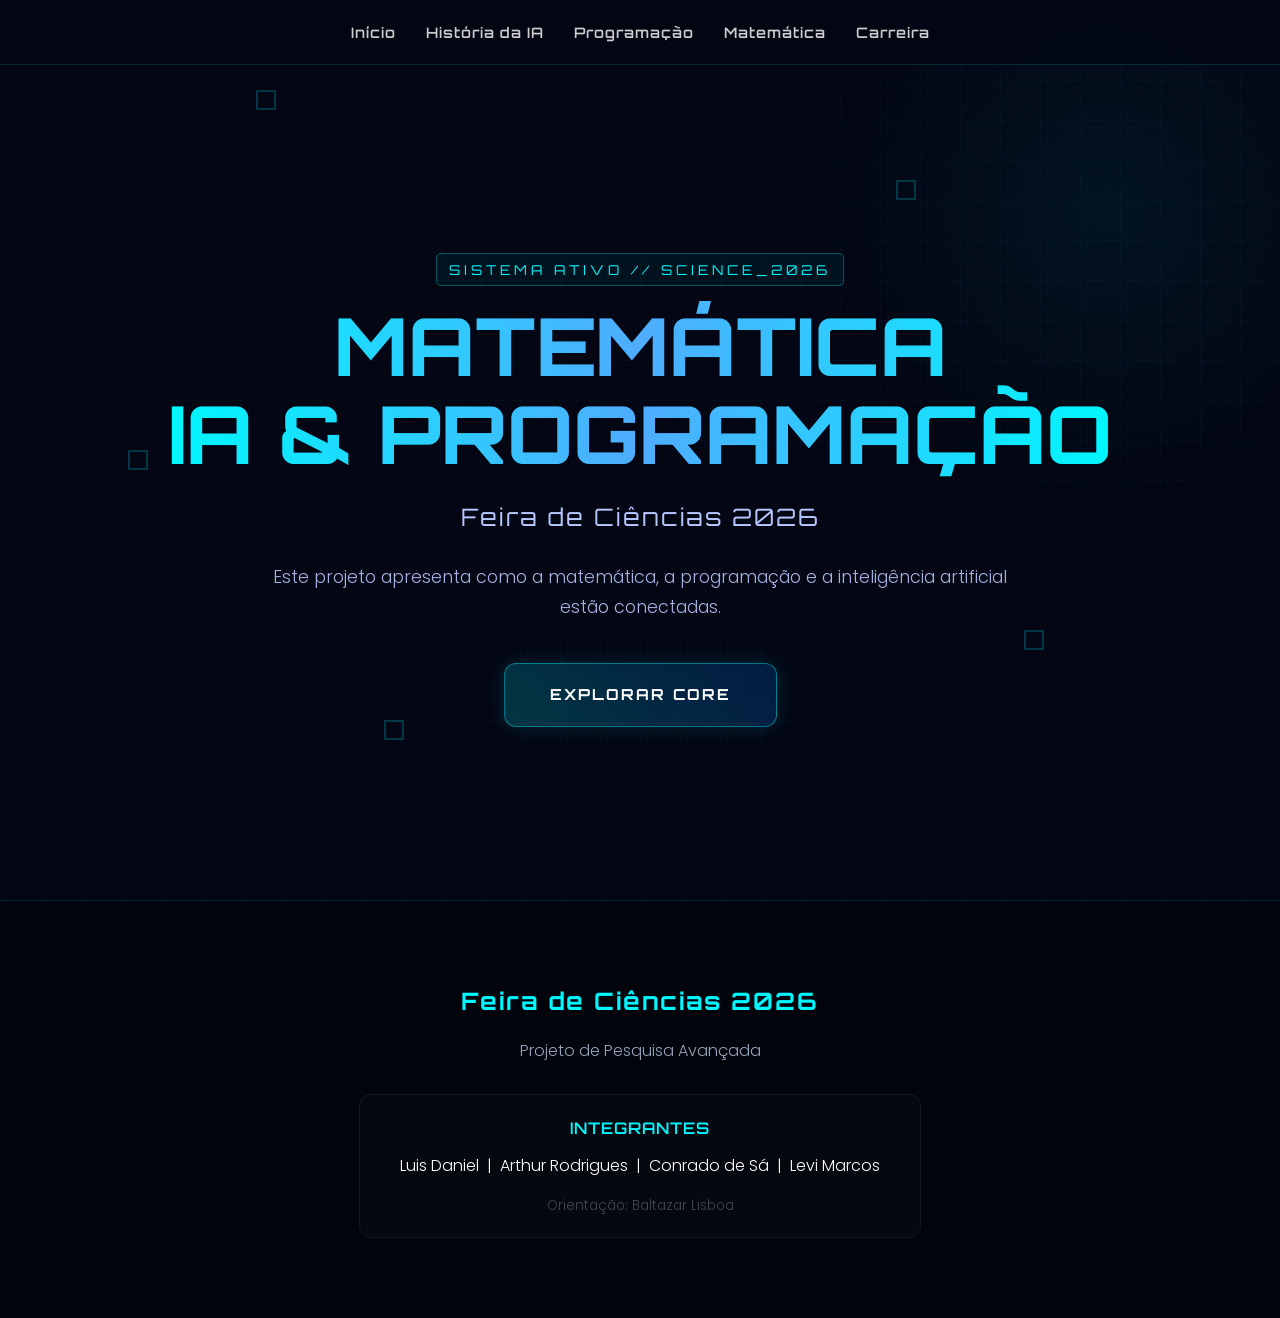
<file: index.html>
<!DOCTYPE html>
<html lang="pt-BR">

<head>
    <meta charset="UTF-8">
    <meta name="viewport" content="width=device-width, initial-scale=1.0">
    <meta name="description" content="Projeto de feira de ciências sobre como matemática, inteligência artificial e programação se conectam na tecnologia moderna.">
    <meta name="author" content="Luis Daniel, Arthur Rodrigues, Conrado de Sá e Levi Marcos">
    <meta name="robots" content="index, follow">
    <meta name="theme-color" content="#00f7ff">

    <meta property="og:title" content="Feira de Ciências | Matemática, IA e Programação">
    <meta property="og:description" content="Explore a conexão entre matemática, inteligência artificial e programação em um projeto futurista de feira de ciências.">
    <meta property="og:type" content="website">

    <title>Feira de Ciências | Matemática, IA e Programação</title>

    <link rel="manifest" href="manifest.json">
    <link rel="icon" type="image/svg+xml" href="assets/favicon.svg">

    <link rel="preconnect" href="https://fonts.googleapis.com">
    <link rel="preconnect" href="https://fonts.gstatic.com" crossorigin>
    <link href="https://fonts.googleapis.com/css2?family=Orbitron:wght@400;600;700;800&family=Poppins:wght@300;400;500;600;700&display=swap" rel="stylesheet">

    <link rel="stylesheet" href="https://cdnjs.cloudflare.com/ajax/libs/font-awesome/6.5.2/css/all.min.css">
    <link rel="stylesheet" href="css/style.css">

    <script src="js/script.js" defer></script>
</head>

<body data-page="home">

    <a class="skip-link" href="#conteudo-principal">Pular para o conteúdo</a>

    <div class="bg-animation" aria-hidden="true">
        <div class="cube"></div>
        <div class="cube"></div>
        <div class="cube"></div>
        <div class="cube"></div>
        <div class="cube"></div>
    </div>

    <div class="bg-glow" aria-hidden="true"></div>

    <header>
        <nav aria-label="Navegação principal">
            <a href="index.html">Início</a>
            <a href="ia.html">História da IA</a>
            <a href="programacao.html">Programação</a>
            <a href="matematica.html">Matemática</a>
            <a href="carreira.html">Carreira</a>
        </nav>
    </header>

    <main id="conteudo-principal">
        <section class="hero fade-in">
            <div class="hero-tag">SISTEMA ATIVO // SCIENCE_2026</div>
            <h1>MATEMÁTICA<br>IA & PROGRAMAÇÃO</h1>
            <h2>Feira de Ciências 2026</h2>
            <p>
                Este projeto apresenta como a matemática, a programação e a inteligência artificial estão conectadas.
            </p>
            <a href="ia.html" class="hero-btn">EXPLORAR CORE</a>
        </section>
    </main>

    <footer>
        <h2>Feira de Ciências 2026</h2>
        <p>Projeto de Pesquisa Avançada</p>

        <div class="integrantes-box">
            <p class="footer-label">INTEGRANTES</p>

            <p class="footer-names">
                Luis Daniel
                &nbsp;|&nbsp;

                <a href="doom.html" style="color: inherit; text-decoration: none;">
                    Arthur Rodrigues
                </a>

                &nbsp;|&nbsp;

                <a href="#" onclick="abrirMinecraft(); return false;" style="color: inherit; text-decoration: none;">
 	 Conrado de Sá
	</a>

                &nbsp;|&nbsp;

                Levi Marcos
            </p>

            <p class="footer-guide">
                Orientação: Baltazar Lisboa
            </p>
        </div>
    </footer>

    <!-- MINECRAFT OVERLAY -->
    <div id="minecraft-container"
         style="display:none; position:fixed; inset:0; z-index:9999; background:black;">

        <button onclick="fecharMinecraft()"
                style="position:absolute; top:10px; right:10px; z-index:10000; padding:10px;">
            Fechar
        </button>

        <iframe
            src="frontend/minecraft/index.html"
            style="width:100%; height:100%; border:none;">
        </iframe>

    </div>

    <!-- JS DO MINECRAFT -->
    <script>
        function abrirMinecraft() {
            document.getElementById("minecraft-container").style.display = "block";
        }

        function fecharMinecraft() {
            document.getElementById("minecraft-container").style.display = "none";
        }
    </script>

</body>
</html>
</file>
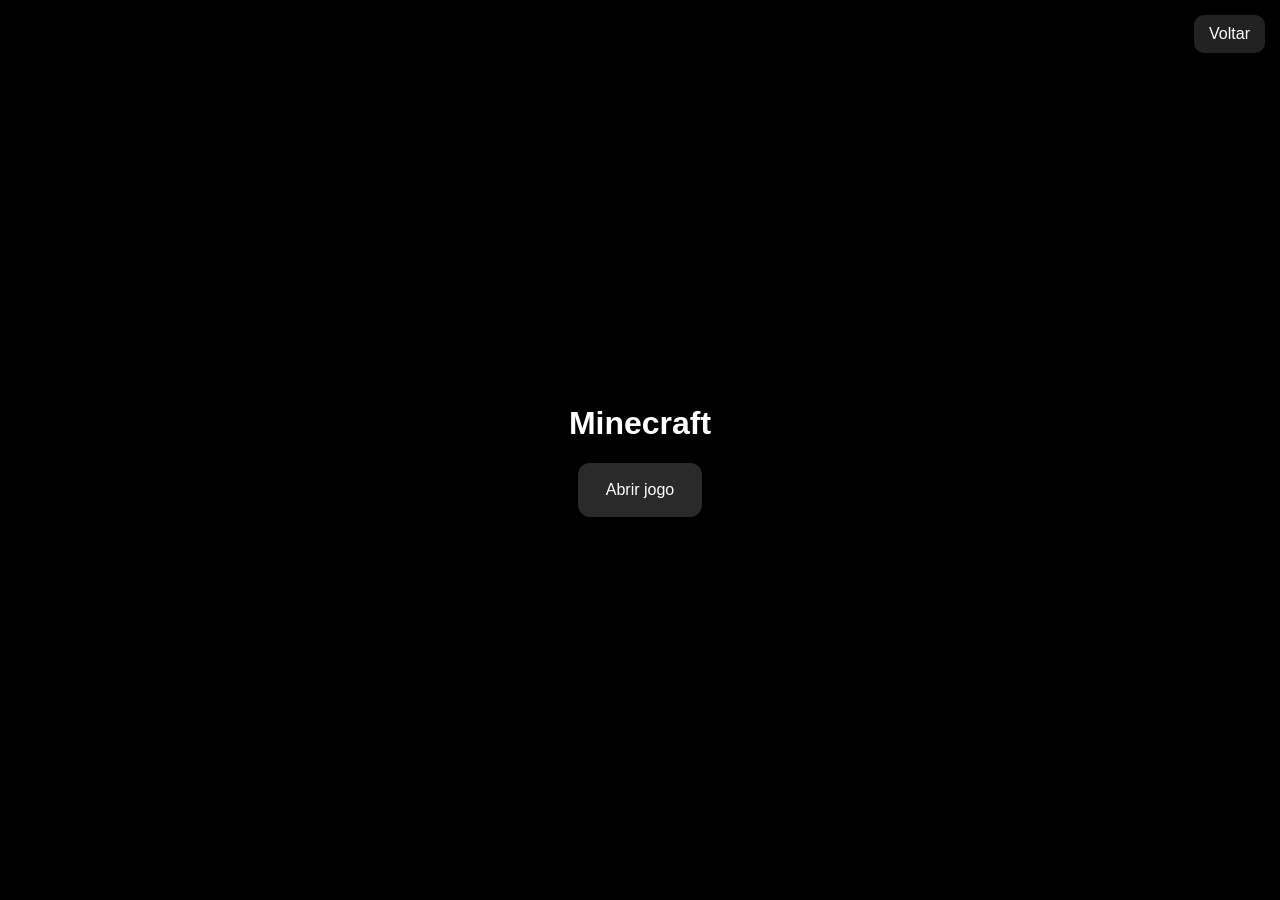
<file: frontend/minecraft/index.html>
<!DOCTYPE html>
<html lang="pt-BR">
<head>
  <meta charset="UTF-8">
  <title>Minecraft</title>

  <style>
    body{
      margin:0;
      background:black;
      color:white;
      font-family:Arial;
      display:flex;
      flex-direction:column;
      align-items:center;
      justify-content:center;
      height:100vh;
    }

    a{
      padding:18px 28px;
      background:#2a2a2a;
      color:white;
      border-radius:12px;
      text-decoration:none;
    }

    a:hover{
      background:#444;
    }

    .back{
      position:fixed;
      top:15px;
      right:15px;
      background:#222;
      color:white;
      padding:10px 15px;
      border-radius:10px;
      text-decoration:none;
    }
  </style>
</head>
<body>

<a class="back" href="../index.html">Voltar</a>

<h1>Minecraft</h1>

<!-- aqui você vai colocar o Eaglercraft LOCAL -->
<a href="eagler/index.html">
  Abrir jogo
</a>

</body>
</html>
</file>
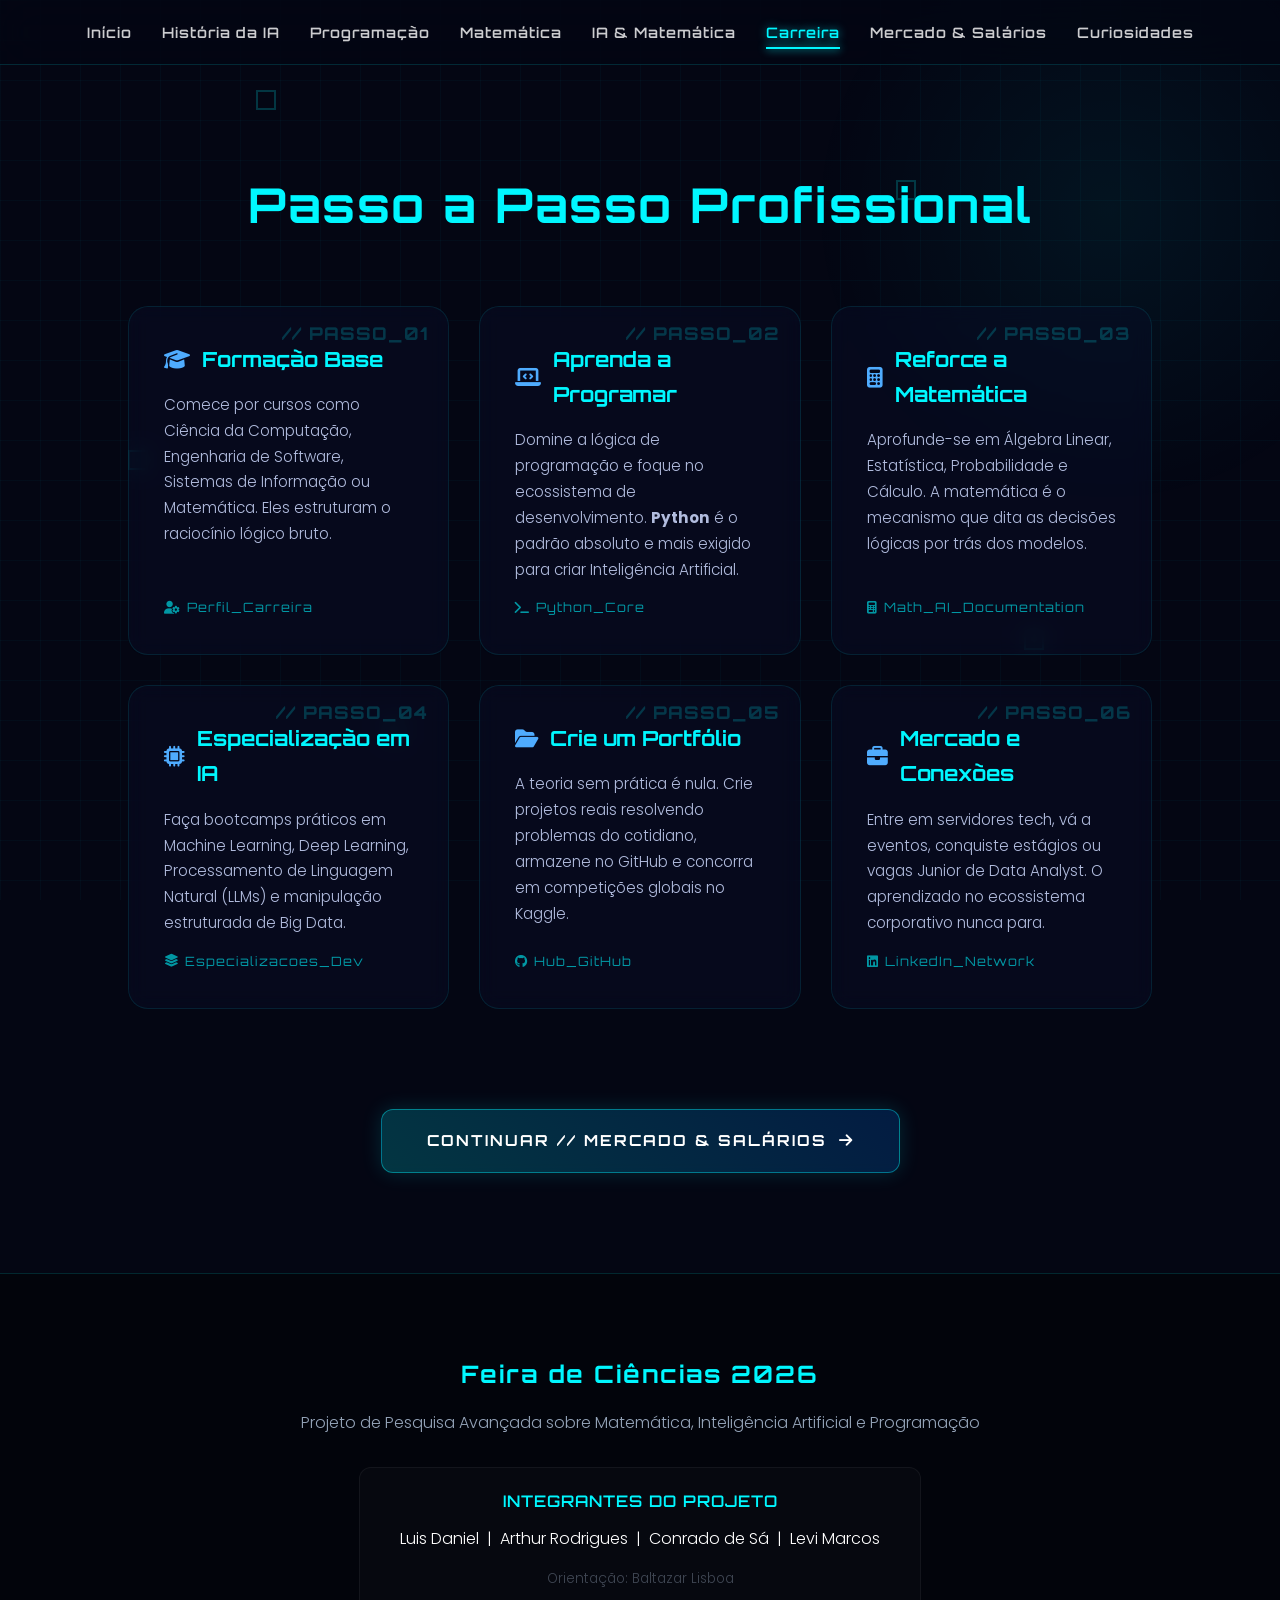
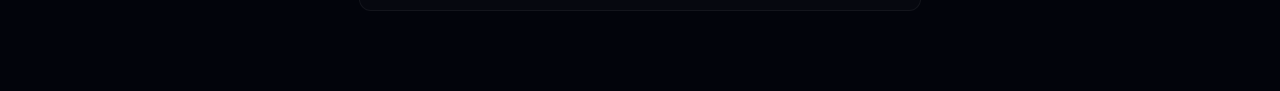
<file: carreira.html>
<!DOCTYPE html>
<html lang="pt-BR">

<head>
    <meta charset="UTF-8">
    <meta name="viewport" content="width=device-width, initial-scale=1.0">
    <meta name="description" content="Passo a passo profissional para construir carreira em tecnologia, programação, matemática e inteligência artificial.">
    <meta name="author" content="Luis Daniel, Arthur Rodrigues, Conrado de Sá e Levi Marcos">
    <meta name="robots" content="index, follow">
    <meta name="theme-color" content="#00f7ff">

    <meta property="og:title" content="Carreira | Feira de Ciências 2026">
    <meta property="og:description" content="Veja formação, programação, matemática, especialização em IA, portfólio e conexões profissionais.">
    <meta property="og:type" content="website">

    <title>Carreira | Feira de Ciências 2026</title>

    <link rel="manifest" href="manifest.json">
    <link rel="icon" type="image/svg+xml" href="assets/favicon.svg">
    <link rel="preconnect" href="https://fonts.googleapis.com">
    <link rel="preconnect" href="https://fonts.gstatic.com" crossorigin>
    <link href="https://fonts.googleapis.com/css2?family=Orbitron:wght@400;600;700;800&family=Poppins:wght@300;400;500;600;700&display=swap" rel="stylesheet">
    <link rel="stylesheet" href="https://cdnjs.cloudflare.com/ajax/libs/font-awesome/6.5.2/css/all.min.css">
    <link rel="stylesheet" href="css/style.css">

    <script src="js/script.js" defer></script>
</head>

<body class="content-page" data-page="carreira">
    <a class="skip-link" href="#conteudo-principal">Pular para o conteúdo</a>

    <div class="bg-animation" aria-hidden="true">
        <div class="cube"></div>
        <div class="cube"></div>
        <div class="cube"></div>
        <div class="cube"></div>
        <div class="cube"></div>
    </div>
    <div class="bg-glow" aria-hidden="true"></div>

    <header>
        <nav aria-label="Navegação principal">
            <a href="index.html" data-page="home">Início</a>
            <a href="ia.html" data-page="ia">História da IA</a>
            <a href="programacao.html" data-page="programacao">Programação</a>
            <a href="matematica.html" data-page="matematica">Matemática</a>
            <a href="ia.html#ia-programacao" data-page="ia-programacao">IA &amp; Matemática</a>
            <a href="carreira.html" data-page="carreira">Carreira</a>
            <a href="mercado.html" data-page="mercado">Mercado &amp; Salários</a>
            <a href="curiosidades.html" data-page="curiosidades">Curiosidades</a>
        </nav>
    </header>

    <main id="conteudo-principal">
        <section id="carreira" class="fade-in" aria-labelledby="titulo-carreira">
            <h1 id="titulo-carreira" class="section-title">Passo a Passo Profissional</h1>
            <div class="cards">
                <article class="card career-card" data-step="// PASSO_01">
                    <h3><i class="fa-solid fa-graduation-cap" aria-hidden="true"></i> Formação Base</h3>
                    <p>Comece por cursos como Ciência da Computação, Engenharia de Software, Sistemas de Informação ou Matemática. Eles estruturam o raciocínio lógico bruto.</p>
                    <a href="https://guiadoestudante.abril.com.br/profissoes/ciencia-da-computacao/" target="_blank" rel="noopener noreferrer" class="source-link"><i class="fa-solid fa-user-gear" aria-hidden="true"></i> Perfil_Carreira</a>
                </article>
                <article class="card career-card" data-step="// PASSO_02">
                    <h3><i class="fa-solid fa-laptop-code" aria-hidden="true"></i> Aprenda a Programar</h3>
                    <p>Domine a lógica de programação e foque no ecossistema de desenvolvimento. <strong>Python</strong> é o padrão absoluto e mais exigido para criar Inteligência Artificial.</p>
                    <a href="https://www.python.org/about/" target="_blank" rel="noopener noreferrer" class="source-link"><i class="fa-solid fa-terminal" aria-hidden="true"></i> Python_Core</a>
                </article>
                <article class="card career-card" data-step="// PASSO_03">
                    <h3><i class="fa-solid fa-calculator" aria-hidden="true"></i> Reforce a Matemática</h3>
                    <p>Aprofunde-se em Álgebra Linear, Estatística, Probabilidade e Cálculo. A matemática é o mecanismo que dita as decisões lógicas por trás dos modelos.</p>
                    <a href="https://towardsdatascience.com/mathematics-for-ai-all-the-essential-math-topics-you-need-ed1d9c6b8dc1" target="_blank" rel="noopener noreferrer" class="source-link"><i class="fa-solid fa-calculator" aria-hidden="true"></i> Math_AI_Documentation</a>
                </article>
                <article class="card career-card" data-step="// PASSO_04">
                    <h3><i class="fa-solid fa-microchip" aria-hidden="true"></i> Especialização em IA</h3>
                    <p>Faça bootcamps práticos em Machine Learning, Deep Learning, Processamento de Linguagem Natural (LLMs) e manipulação estruturada de Big Data.</p>
                    <a href="https://www.alura.com.br/cursos-online-data-science/machine-learning" target="_blank" rel="noopener noreferrer" class="source-link"><i class="fa-solid fa-layer-group" aria-hidden="true"></i> Especializacoes_Dev</a>
                </article>
                <article class="card career-card" data-step="// PASSO_05">
                    <h3><i class="fa-solid fa-folder-open" aria-hidden="true"></i> Crie um Portfólio</h3>
                    <p>A teoria sem prática é nula. Crie projetos reais resolvendo problemas do cotidiano, armazene no GitHub e concorra em competições globais no Kaggle.</p>
                    <a href="https://github.com/" target="_blank" rel="noopener noreferrer" class="source-link"><i class="fa-brands fa-github" aria-hidden="true"></i> Hub_GitHub</a>
                </article>
                <article class="card career-card" data-step="// PASSO_06">
                    <h3><i class="fa-solid fa-briefcase" aria-hidden="true"></i> Mercado e Conexões</h3>
                    <p>Entre em servidores tech, vá a eventos, conquiste estágios ou vagas Junior de Data Analyst. O aprendizado no ecossistema corporativo nunca para.</p>
                    <a href="https://www.linkedin.com/" target="_blank" rel="noopener noreferrer" class="source-link"><i class="fa-brands fa-linkedin" aria-hidden="true"></i> LinkedIn_Network</a>
                </article>
            </div>
        </section>

        <div class="continue-section fade-in">
            <a href="mercado.html" class="hero-btn continue-btn">CONTINUAR // MERCADO &amp; SALÁRIOS <i class="fa-solid fa-arrow-right" aria-hidden="true"></i></a>
        </div>
    </main>

    <footer>
        <h2>Feira de Ciências 2026</h2>
        <p>Projeto de Pesquisa Avançada sobre Matemática, Inteligência Artificial e Programação</p>

        <div class="integrantes-box">
            <p class="footer-label">INTEGRANTES DO PROJETO</p>
            <p class="footer-names">
                Luis Daniel &nbsp;|&nbsp; <a href="doom.html" aria-label="Abrir DOOM clássico" style="color: inherit; text-decoration: none;">Arthur Rodrigues</a> &nbsp;|&nbsp; Conrado de Sá &nbsp;|&nbsp; Levi Marcos
            </p>
            <p class="footer-guide">
                Orientação: Baltazar Lisboa
            </p>
        </div>
    </footer>
</body>

</html>
</file>
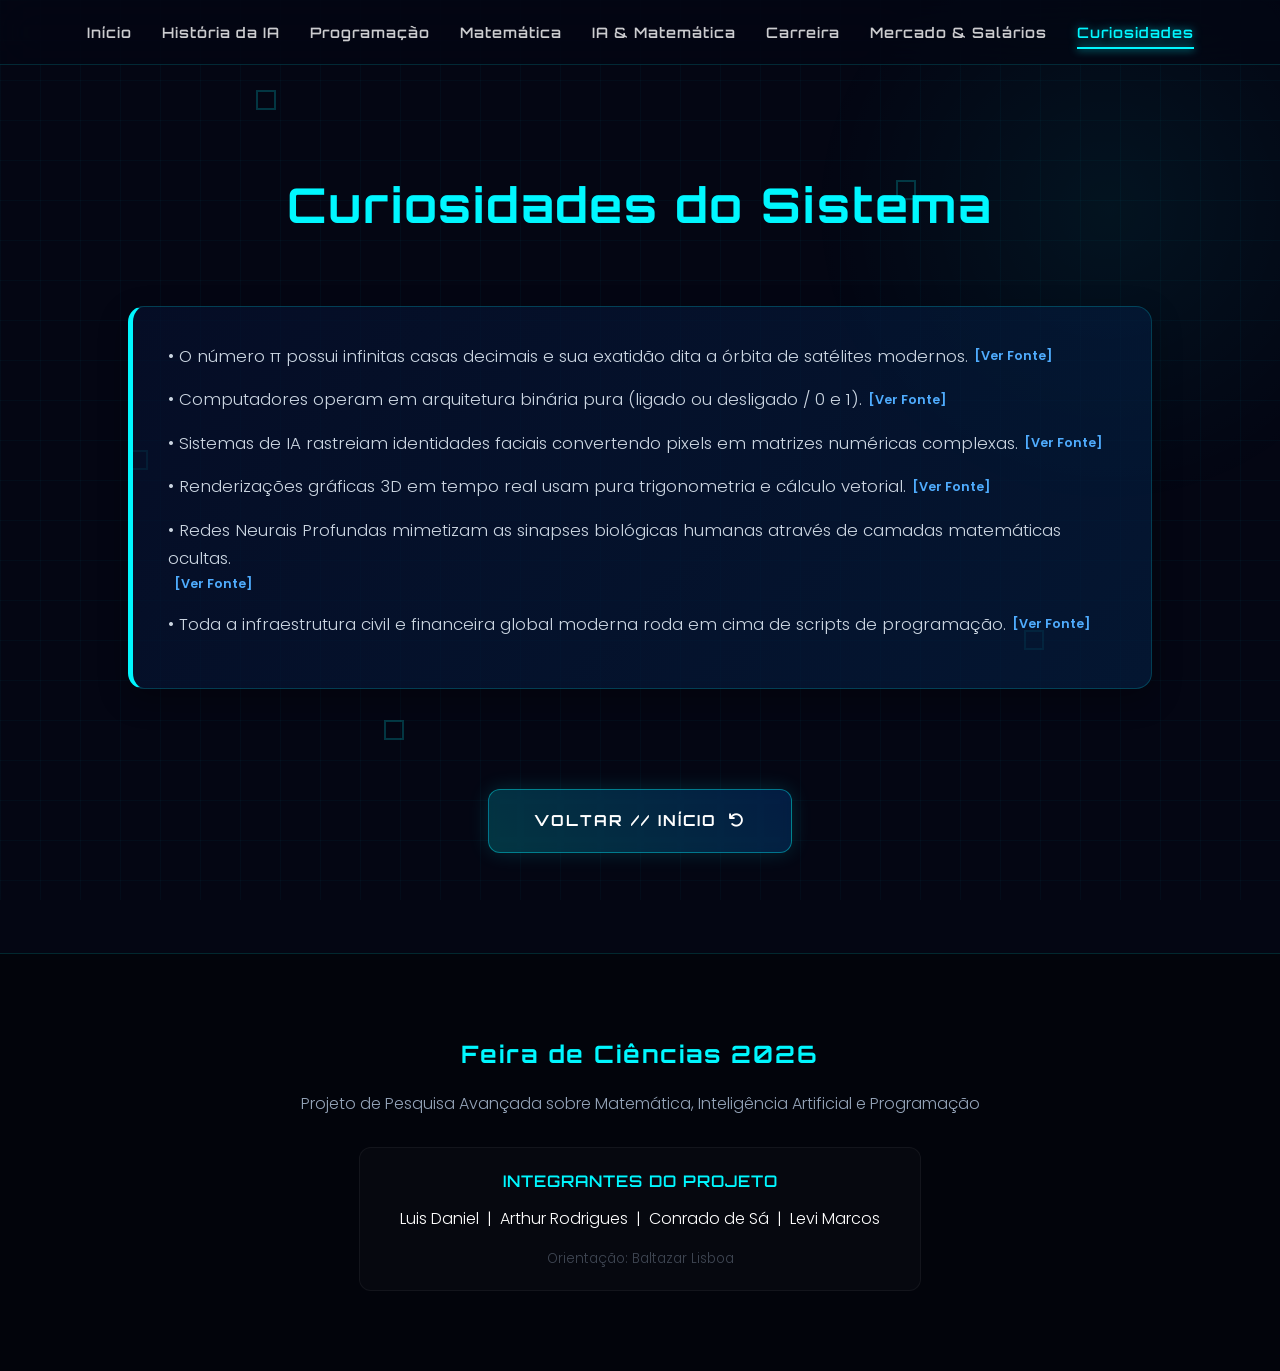
<file: curiosidades.html>
<!DOCTYPE html>
<html lang="pt-BR">

<head>
    <meta charset="UTF-8">
    <meta name="viewport" content="width=device-width, initial-scale=1.0">
    <meta name="description" content="Curiosidades sobre matemática, computadores, inteligência artificial, redes neurais, computação gráfica e programação.">
    <meta name="author" content="Luis Daniel, Arthur Rodrigues, Conrado de Sá e Levi Marcos">
    <meta name="robots" content="index, follow">
    <meta name="theme-color" content="#00f7ff">

    <meta property="og:title" content="Curiosidades | Feira de Ciências 2026">
    <meta property="og:description" content="Curiosidades do sistema sobre π, binário, reconhecimento facial, 3D, redes neurais e infraestrutura digital.">
    <meta property="og:type" content="website">

    <title>Curiosidades | Feira de Ciências 2026</title>

    <link rel="manifest" href="manifest.json">
    <link rel="icon" type="image/svg+xml" href="assets/favicon.svg">
    <link rel="preconnect" href="https://fonts.googleapis.com">
    <link rel="preconnect" href="https://fonts.gstatic.com" crossorigin>
    <link href="https://fonts.googleapis.com/css2?family=Orbitron:wght@400;600;700;800&family=Poppins:wght@300;400;500;600;700&display=swap" rel="stylesheet">
    <link rel="stylesheet" href="https://cdnjs.cloudflare.com/ajax/libs/font-awesome/6.5.2/css/all.min.css">
    <link rel="stylesheet" href="css/style.css">

    <script src="js/script.js" defer></script>
</head>

<body class="content-page" data-page="curiosidades">
    <a class="skip-link" href="#conteudo-principal">Pular para o conteúdo</a>

    <div class="bg-animation" aria-hidden="true">
        <div class="cube"></div>
        <div class="cube"></div>
        <div class="cube"></div>
        <div class="cube"></div>
        <div class="cube"></div>
    </div>
    <div class="bg-glow" aria-hidden="true"></div>

    <header>
        <nav aria-label="Navegação principal">
            <a href="index.html" data-page="home">Início</a>
            <a href="ia.html" data-page="ia">História da IA</a>
            <a href="programacao.html" data-page="programacao">Programação</a>
            <a href="matematica.html" data-page="matematica">Matemática</a>
            <a href="ia.html#ia-programacao" data-page="ia-programacao">IA &amp; Matemática</a>
            <a href="carreira.html" data-page="carreira">Carreira</a>
            <a href="mercado.html" data-page="mercado">Mercado &amp; Salários</a>
            <a href="curiosidades.html" data-page="curiosidades">Curiosidades</a>
        </nav>
    </header>

    <main id="conteudo-principal">
        <section id="curiosidades" class="fade-in" aria-labelledby="titulo-curiosidades">
            <h1 id="titulo-curiosidades" class="section-title">Curiosidades do Sistema</h1>
            <div class="fact-box">
                <p>• O número π possui infinitas casas decimais e sua exatidão dita a órbita de satélites modernos. <a href="https://pt.wikipedia.org/wiki/Pi" target="_blank" rel="noopener noreferrer" class="inline-source">[Ver Fonte]</a></p>
                <p>• Computadores operam em arquitetura binária pura (ligado ou desligado / 0 e 1). <a href="https://pt.wikipedia.org/wiki/Sistema_bin%C3%A1rio_(matem%C3%A1tica)" target="_blank" rel="noopener noreferrer" class="inline-source">[Ver Fonte]</a></p>
                <p>• Sistemas de IA rastreiam identidades faciais convertendo pixels em matrizes numéricas complexas. <a href="https://pt.wikipedia.org/wiki/Reconhecimento_facial" target="_blank" rel="noopener noreferrer" class="inline-source">[Ver Fonte]</a></p>
                <p>• Renderizações gráficas 3D em tempo real usam pura trigonometria e cálculo vetorial. <a href="https://pt.wikipedia.org/wiki/Computa%C3%A7%C3%A3o_gr%C3%A1fica_3D" target="_blank" rel="noopener noreferrer" class="inline-source">[Ver Fonte]</a></p>
                <p>• Redes Neurais Profundas mimetizam as sinapses biológicas humanas através de camadas matemáticas ocultas. <a href="https://pt.wikipedia.org/wiki/Rede_neural_artificial" target="_blank" rel="noopener noreferrer" class="inline-source">[Ver Fonte]</a></p>
                <p>• Toda a infraestrutura civil e financeira global moderna roda em cima de scripts de programação. <a href="https://www.ibm.com/br-pt/topics/software-development" target="_blank" rel="noopener noreferrer" class="inline-source">[Ver Fonte]</a></p>
            </div>
        </section>

        <div class="continue-section fade-in">
            <a href="index.html" class="hero-btn continue-btn">VOLTAR // INÍCIO <i class="fa-solid fa-arrow-rotate-left" aria-hidden="true"></i></a>
        </div>
    </main>

    <footer>
        <h2>Feira de Ciências 2026</h2>
        <p>Projeto de Pesquisa Avançada sobre Matemática, Inteligência Artificial e Programação</p>

        <div class="integrantes-box">
            <p class="footer-label">INTEGRANTES DO PROJETO</p>
            <p class="footer-names">
                Luis Daniel &nbsp;|&nbsp; <a href="doom.html" aria-label="Abrir DOOM clássico" style="color: inherit; text-decoration: none;">Arthur Rodrigues</a> &nbsp;|&nbsp; Conrado de Sá &nbsp;|&nbsp; Levi Marcos
            </p>
            <p class="footer-guide">
                Orientação: Baltazar Lisboa
            </p>
        </div>
    </footer>
</body>

</html>
</file>
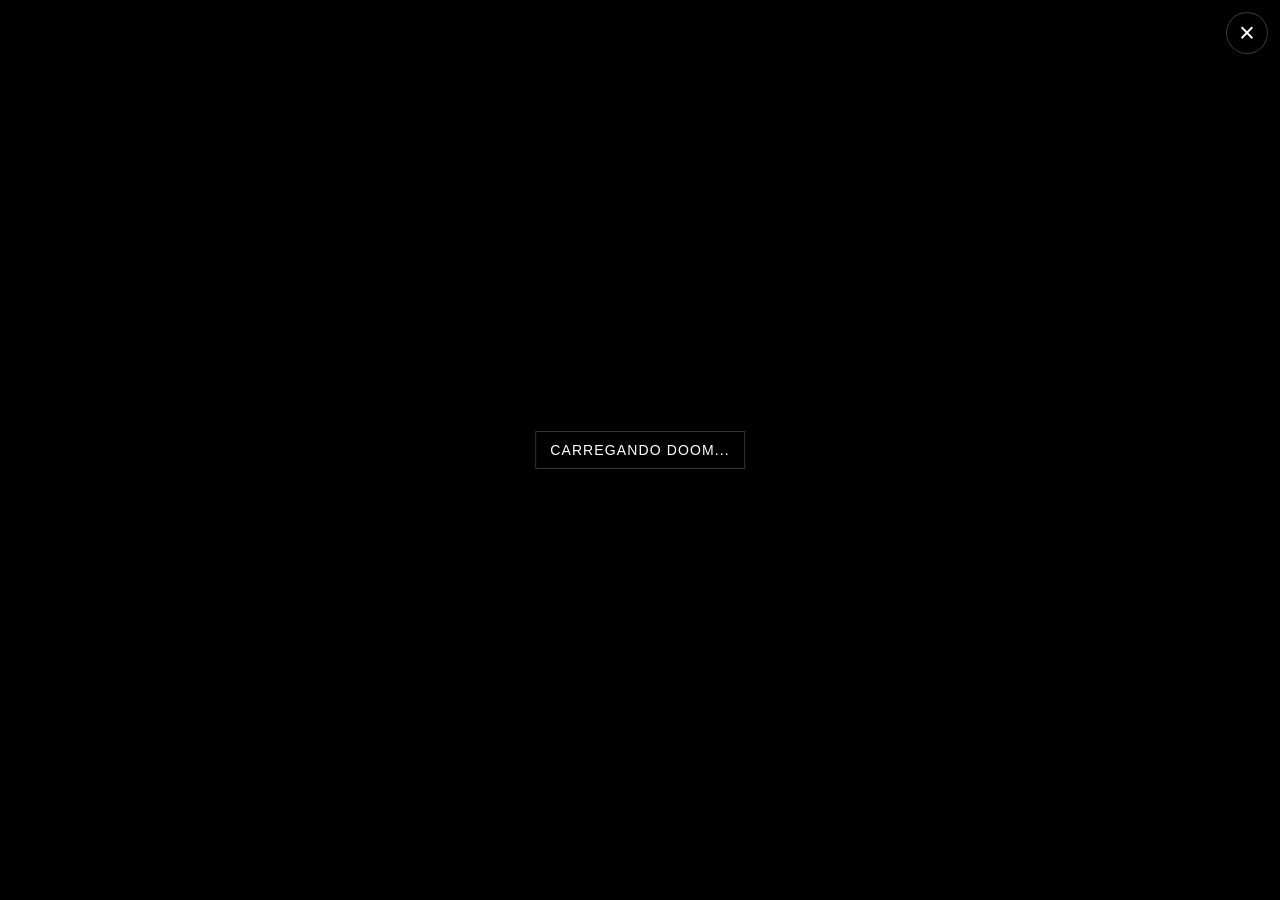
<file: doom.html>
<!DOCTYPE html>
<html lang="pt-BR">

<head>
    <meta charset="UTF-8">
    <meta name="viewport" content="width=device-width, initial-scale=1.0, maximum-scale=1.0, user-scalable=no, viewport-fit=cover">
    <meta name="robots" content="noindex, nofollow">
    <meta name="theme-color" content="#000000">

    <title>DOOM | Arthur Rodrigues</title>

    <link rel="icon" type="image/svg+xml" href="assets/favicon.svg">
    <link rel="stylesheet" href="https://v8.js-dos.com/latest/js-dos.css">
    <link rel="stylesheet" href="css/doom.css">

    <script src="https://js-dos.com/6.22/current/js-dos.js"></script>
    <script src="js/doom.js" defer></script>
</head>

<body>
    <main class="doom-shell" aria-label="DOOM clássico">
        <div id="dos" class="doom-screen"></div>

        <p id="doomStatus" class="doom-status" aria-live="polite">Carregando DOOM...</p>

        <button id="doomBack" class="doom-back" type="button" aria-label="Voltar ao site">×</button>

        <div id="doomStart" class="doom-start" hidden>
            <button id="doomStartButton" class="doom-start-button" type="button">JOGAR</button>
        </div>

        <div class="doom-touch-controls" aria-hidden="false">
            <div id="doomMoveStick" class="doom-stick" role="application" aria-label="Movimento">
                <div class="doom-stick-track">
                    <div class="doom-stick-thumb"></div>
                </div>
            </div>

            <div class="doom-actions">
                <button class="doom-action doom-action--fire" type="button" data-key="17" aria-label="Atirar">FIRE</button>
                <button class="doom-action" type="button" data-key="32" aria-label="Usar">USE</button>
                <button class="doom-action" type="button" data-key="16" aria-label="Correr">RUN</button>
            </div>
        </div>
    </main>
</body>

</html>
</file>
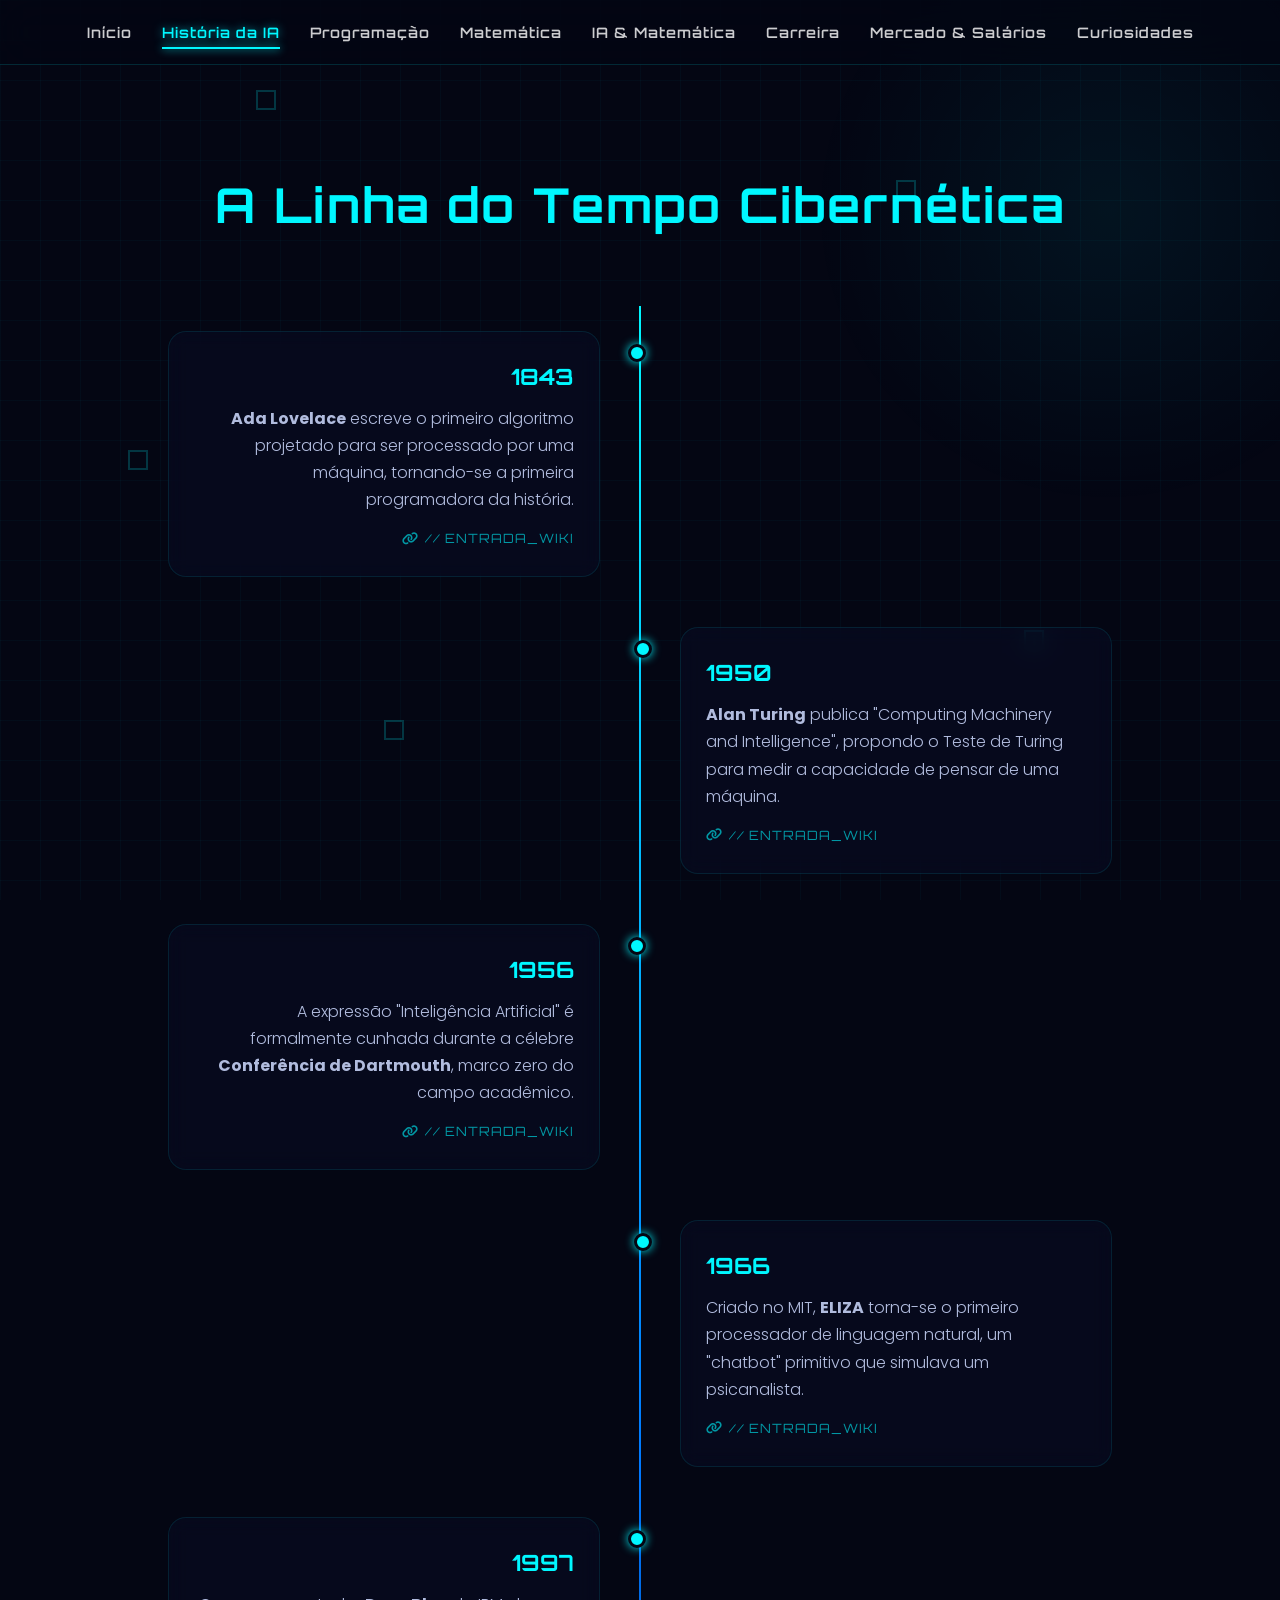
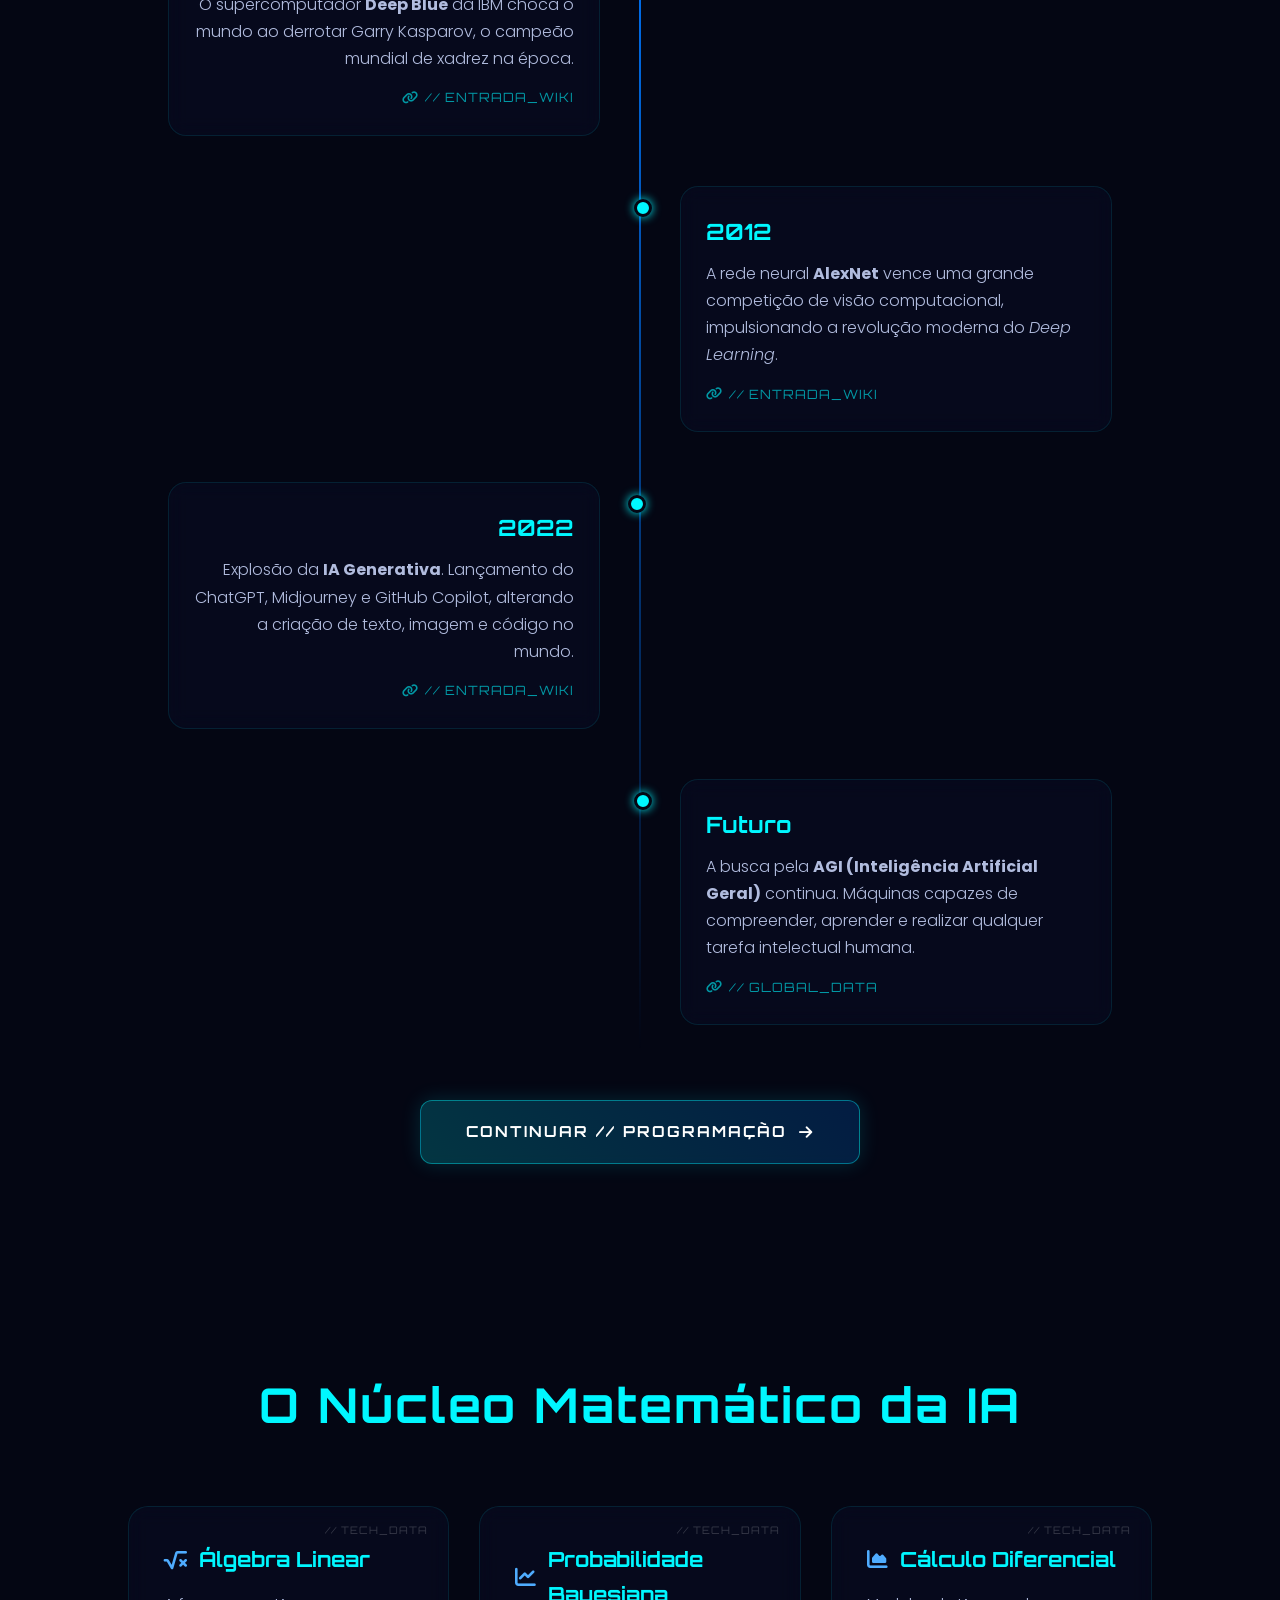
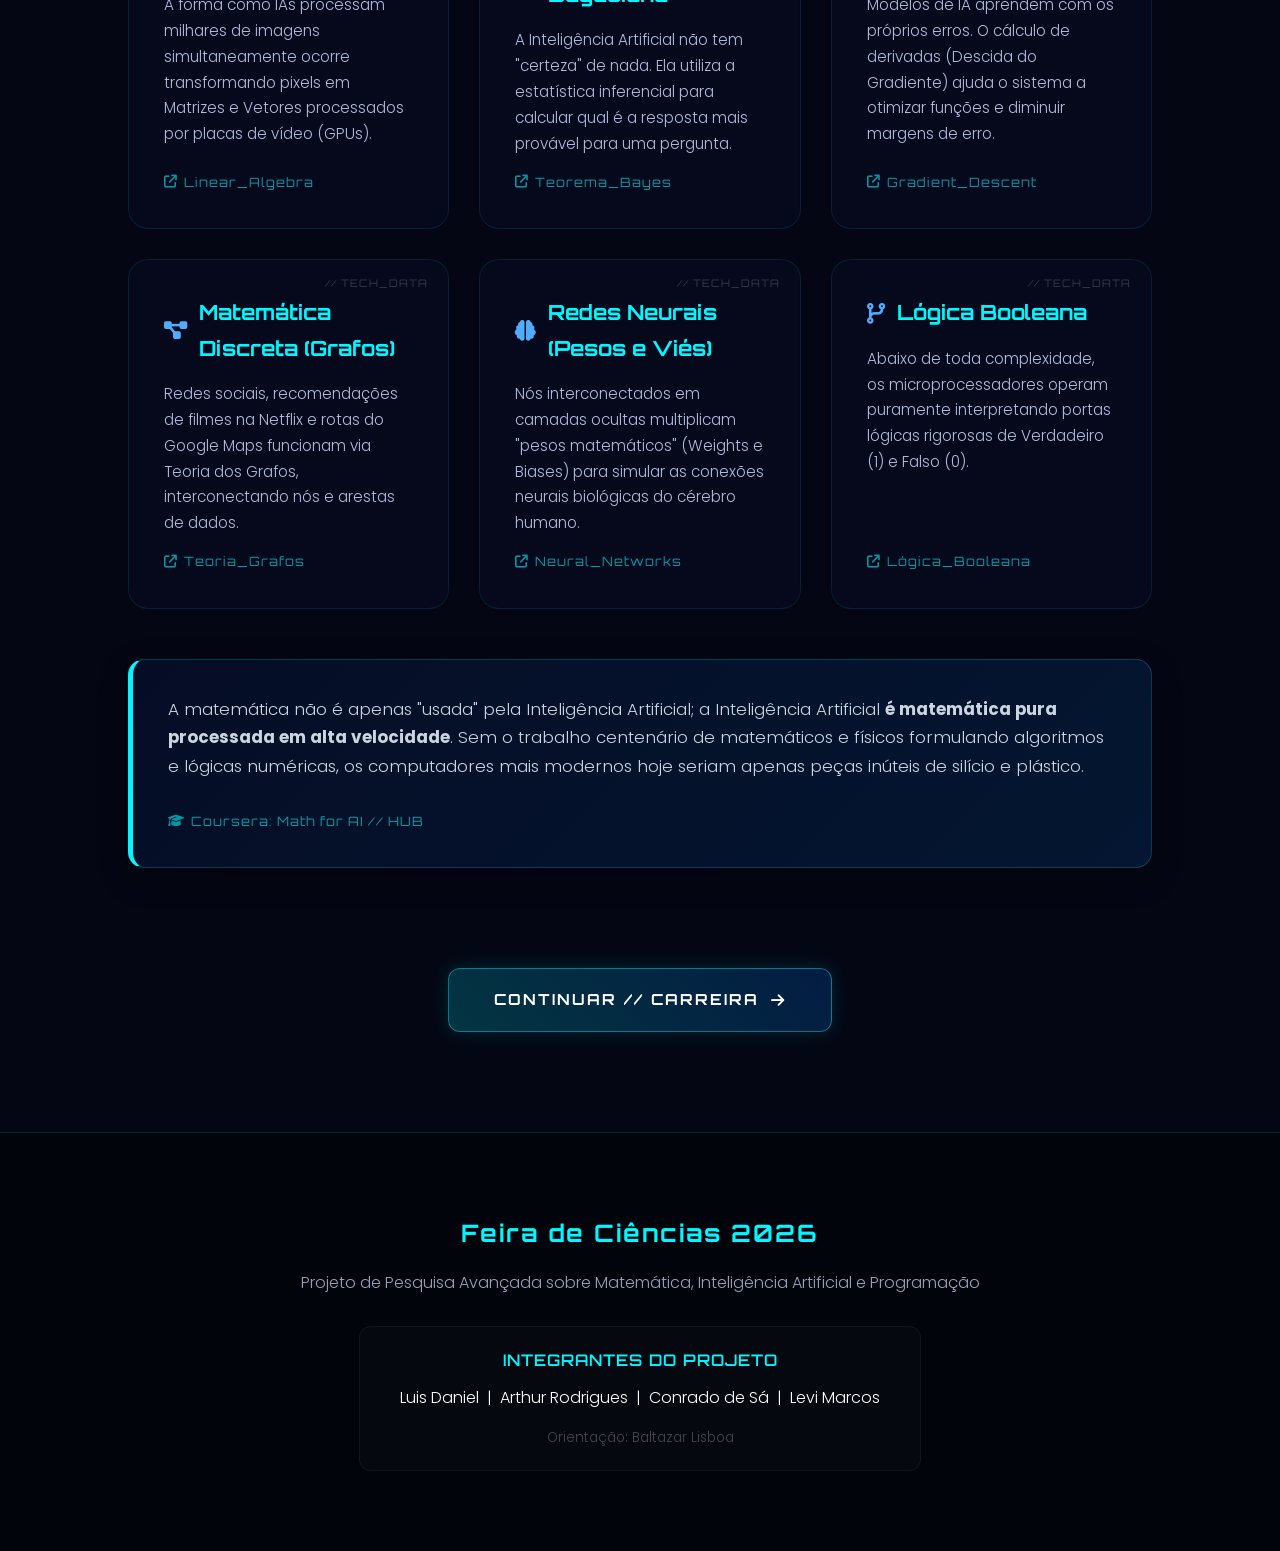
<file: ia.html>
<!DOCTYPE html>
<html lang="pt-BR">

<head>
    <meta charset="UTF-8">
    <meta name="viewport" content="width=device-width, initial-scale=1.0">
    <meta name="description" content="Linha do tempo da inteligência artificial e explicação do núcleo matemático usado por modelos de IA.">
    <meta name="author" content="Luis Daniel, Arthur Rodrigues, Conrado de Sá e Levi Marcos">
    <meta name="robots" content="index, follow">
    <meta name="theme-color" content="#00f7ff">

    <meta property="og:title" content="História da IA | Feira de Ciências 2026">
    <meta property="og:description" content="Conheça a evolução da inteligência artificial e a matemática por trás dos sistemas inteligentes.">
    <meta property="og:type" content="website">

    <title>História da IA | Feira de Ciências 2026</title>

    <link rel="manifest" href="manifest.json">
    <link rel="icon" type="image/svg+xml" href="assets/favicon.svg">
    <link rel="preconnect" href="https://fonts.googleapis.com">
    <link rel="preconnect" href="https://fonts.gstatic.com" crossorigin>
    <link href="https://fonts.googleapis.com/css2?family=Orbitron:wght@400;600;700;800&family=Poppins:wght@300;400;500;600;700&display=swap" rel="stylesheet">
    <link rel="stylesheet" href="https://cdnjs.cloudflare.com/ajax/libs/font-awesome/6.5.2/css/all.min.css">
    <link rel="stylesheet" href="css/style.css">

    <script src="js/script.js" defer></script>
</head>

<body class="content-page" data-page="ia">
    <a class="skip-link" href="#conteudo-principal">Pular para o conteúdo</a>

    <div class="bg-animation" aria-hidden="true">
        <div class="cube"></div>
        <div class="cube"></div>
        <div class="cube"></div>
        <div class="cube"></div>
        <div class="cube"></div>
    </div>
    <div class="bg-glow" aria-hidden="true"></div>

    <header>
        <nav aria-label="Navegação principal">
            <a href="index.html" data-page="home">Início</a>
            <a href="ia.html" data-page="ia">História da IA</a>
            <a href="programacao.html" data-page="programacao">Programação</a>
            <a href="matematica.html" data-page="matematica">Matemática</a>
            <a href="ia.html#ia-programacao" data-page="ia-programacao">IA & Matemática</a>
            <a href="carreira.html" data-page="carreira">Carreira</a>
            <a href="mercado.html" data-page="mercado">Mercado & Salários</a>
            <a href="curiosidades.html" data-page="curiosidades">Curiosidades</a>
        </nav>
    </header>

    <main id="conteudo-principal">
        <section id="historia-ia" class="fade-in" aria-labelledby="titulo-historia-ia">
            <h1 id="titulo-historia-ia" class="section-title">A Linha do Tempo Cibernética</h1>
            <div class="timeline">
                <article class="timeline-item">
                    <div class="timeline-content">
                        <h2>1843</h2>
                        <p><strong>Ada Lovelace</strong> escreve o primeiro algoritmo projetado para ser processado por uma máquina, tornando-se a primeira programadora da história.</p>
                        <a href="https://pt.wikipedia.org/wiki/Ada_Lovelace" target="_blank" rel="noopener noreferrer" class="source-link"><i class="fa-solid fa-link" aria-hidden="true"></i> // ENTRADA_WIKI</a>
                    </div>
                </article>
                <article class="timeline-item">
                    <div class="timeline-content">
                        <h2>1950</h2>
                        <p><strong>Alan Turing</strong> publica "Computing Machinery and Intelligence", propondo o Teste de Turing para medir a capacidade de pensar de uma máquina.</p>
                        <a href="https://pt.wikipedia.org/wiki/Teste_de_Turing" target="_blank" rel="noopener noreferrer" class="source-link"><i class="fa-solid fa-link" aria-hidden="true"></i> // ENTRADA_WIKI</a>
                    </div>
                </article>
                <article class="timeline-item">
                    <div class="timeline-content">
                        <h2>1956</h2>
                        <p>A expressão "Inteligência Artificial" é formalmente cunhada durante a célebre <strong>Conferência de Dartmouth</strong>, marco zero do campo acadêmico.</p>
                        <a href="https://pt.wikipedia.org/wiki/Confer%C3%AAncia_de_Dartmouth" target="_blank" rel="noopener noreferrer" class="source-link"><i class="fa-solid fa-link" aria-hidden="true"></i> // ENTRADA_WIKI</a>
                    </div>
                </article>
                <article class="timeline-item">
                    <div class="timeline-content">
                        <h2>1966</h2>
                        <p>Criado no MIT, <strong>ELIZA</strong> torna-se o primeiro processador de linguagem natural, um "chatbot" primitivo que simulava um psicanalista.</p>
                        <a href="https://pt.wikipedia.org/wiki/ELIZA" target="_blank" rel="noopener noreferrer" class="source-link"><i class="fa-solid fa-link" aria-hidden="true"></i> // ENTRADA_WIKI</a>
                    </div>
                </article>
                <article class="timeline-item">
                    <div class="timeline-content">
                        <h2>1997</h2>
                        <p>O supercomputador <strong>Deep Blue</strong> da IBM choca o mundo ao derrotar Garry Kasparov, o campeão mundial de xadrez na época.</p>
                        <a href="https://pt.wikipedia.org/wiki/Deep_Blue" target="_blank" rel="noopener noreferrer" class="source-link"><i class="fa-solid fa-link" aria-hidden="true"></i> // ENTRADA_WIKI</a>
                    </div>
                </article>
                <article class="timeline-item">
                    <div class="timeline-content">
                        <h2>2012</h2>
                        <p>A rede neural <strong>AlexNet</strong> vence uma grande competição de visão computacional, impulsionando a revolução moderna do <em>Deep Learning</em>.</p>
                        <a href="https://pt.wikipedia.org/wiki/Aprendizagem_profunda" target="_blank" rel="noopener noreferrer" class="source-link"><i class="fa-solid fa-link" aria-hidden="true"></i> // ENTRADA_WIKI</a>
                    </div>
                </article>
                <article class="timeline-item">
                    <div class="timeline-content">
                        <h2>2022</h2>
                        <p>Explosão da <strong>IA Generativa</strong>. Lançamento do ChatGPT, Midjourney e GitHub Copilot, alterando a criação de texto, imagem e código no mundo.</p>
                        <a href="https://pt.wikipedia.org/wiki/Intelig%C3%AAncia_artificial_generativa" target="_blank" rel="noopener noreferrer" class="source-link"><i class="fa-solid fa-link" aria-hidden="true"></i> // ENTRADA_WIKI</a>
                    </div>
                </article>
                <article class="timeline-item">
                    <div class="timeline-content">
                        <h2>Futuro</h2>
                        <p>A busca pela <strong>AGI (Inteligência Artificial Geral)</strong> continua. Máquinas capazes de compreender, aprender e realizar qualquer tarefa intelectual humana.</p>
                        <a href="https://pt.wikipedia.org/wiki/Intelig%C3%AAncia_artificial_geral" target="_blank" rel="noopener noreferrer" class="source-link"><i class="fa-solid fa-link" aria-hidden="true"></i> // GLOBAL_DATA</a>
                    </div>
                </article>
            </div>

            <div class="continue-section continue-section--inside fade-in">
                <a href="programacao.html" class="hero-btn continue-btn">CONTINUAR // PROGRAMAÇÃO <i class="fa-solid fa-arrow-right" aria-hidden="true"></i></a>
            </div>
        </section>

        <section id="ia-programacao" class="fade-in" aria-labelledby="titulo-ia-programacao">
            <h2 id="titulo-ia-programacao" class="section-title">O Núcleo Matemático da IA</h2>
            <div class="cards">
                <article class="card">
                    <h3><i class="fa-solid fa-square-root-variable" aria-hidden="true"></i> Álgebra Linear</h3>
                    <p>A forma como IAs processam milhares de imagens simultaneamente ocorre transformando pixels em Matrizes e Vetores processados por placas de vídeo (GPUs).</p>
                    <a href="https://pt.wikipedia.org/wiki/%C3%81lgebra_linear" target="_blank" rel="noopener noreferrer" class="source-link"><i class="fa-solid fa-arrow-up-right-from-square" aria-hidden="true"></i> Linear_Algebra</a>
                </article>
                <article class="card">
                    <h3><i class="fa-solid fa-chart-line" aria-hidden="true"></i> Probabilidade Bayesiana</h3>
                    <p>A Inteligência Artificial não tem "certeza" de nada. Ela utiliza a estatística inferencial para calcular qual é a resposta mais provável para uma pergunta.</p>
                    <a href="https://pt.wikipedia.org/wiki/Teorema_de_Bayes" target="_blank" rel="noopener noreferrer" class="source-link"><i class="fa-solid fa-arrow-up-right-from-square" aria-hidden="true"></i> Teorema_Bayes</a>
                </article>
                <article class="card">
                    <h3><i class="fa-solid fa-chart-area" aria-hidden="true"></i> Cálculo Diferencial</h3>
                    <p>Modelos de IA aprendem com os próprios erros. O cálculo de derivadas (Descida do Gradiente) ajuda o sistema a otimizar funções e diminuir margens de erro.</p>
                    <a href="https://pt.wikipedia.org/wiki/Gradiente_descendente" target="_blank" rel="noopener noreferrer" class="source-link"><i class="fa-solid fa-arrow-up-right-from-square" aria-hidden="true"></i> Gradient_Descent</a>
                </article>
                <article class="card">
                    <h3><i class="fa-solid fa-project-diagram" aria-hidden="true"></i> Matemática Discreta (Grafos)</h3>
                    <p>Redes sociais, recomendações de filmes na Netflix e rotas do Google Maps funcionam via Teoria dos Grafos, interconectando nós e arestas de dados.</p>
                    <a href="https://pt.wikipedia.org/wiki/Teoria_dos_grafos" target="_blank" rel="noopener noreferrer" class="source-link"><i class="fa-solid fa-arrow-up-right-from-square" aria-hidden="true"></i> Teoria_Grafos</a>
                </article>
                <article class="card">
                    <h3><i class="fa-solid fa-brain" aria-hidden="true"></i> Redes Neurais (Pesos e Viés)</h3>
                    <p>Nós interconectados em camadas ocultas multiplicam "pesos matemáticos" (Weights e Biases) para simular as conexões neurais biológicas do cérebro humano.</p>
                    <a href="https://pt.wikipedia.org/wiki/Rede_neural_artificial" target="_blank" rel="noopener noreferrer" class="source-link"><i class="fa-solid fa-arrow-up-right-from-square" aria-hidden="true"></i> Neural_Networks</a>
                </article>
                <article class="card">
                    <h3><i class="fa-solid fa-code-branch" aria-hidden="true"></i> Lógica Booleana</h3>
                    <p>Abaixo de toda complexidade, os microprocessadores operam puramente interpretando portas lógicas rigorosas de Verdadeiro (1) e Falso (0).</p>
                    <a href="https://pt.wikipedia.org/wiki/L%C3%B3gica_booleana" target="_blank" rel="noopener noreferrer" class="source-link"><i class="fa-solid fa-arrow-up-right-from-square" aria-hidden="true"></i> Lógica_Booleana</a>
                </article>
            </div>
            <div class="fact-box">
                A matemática não é apenas "usada" pela Inteligência Artificial; a Inteligência Artificial <strong>é matemática pura processada em alta velocidade</strong>. Sem o trabalho centenário de matemáticos e físicos formulando algoritmos e lógicas numéricas, os computadores mais modernos hoje seriam apenas peças inúteis de silício e plástico.
                <a href="https://www.coursera.org/articles/mathematics-for-machine-learning" target="_blank" rel="noopener noreferrer" class="source-link source-link--block"><i class="fa-solid fa-graduation-cap" aria-hidden="true"></i> Coursera: Math for AI // HUB</a>
            </div>
        </section>

        <div class="continue-section fade-in">
            <a href="carreira.html" class="hero-btn continue-btn">CONTINUAR // CARREIRA <i class="fa-solid fa-arrow-right" aria-hidden="true"></i></a>
        </div>
    </main>

    <footer>
        <h2>Feira de Ciências 2026</h2>
        <p>Projeto de Pesquisa Avançada sobre Matemática, Inteligência Artificial e Programação</p>

        <div class="integrantes-box">
            <p class="footer-label">INTEGRANTES DO PROJETO</p>
            <p class="footer-names">
                Luis Daniel &nbsp;|&nbsp; <a href="doom.html" aria-label="Abrir DOOM clássico" style="color: inherit; text-decoration: none;">Arthur Rodrigues</a> &nbsp;|&nbsp; Conrado de Sá &nbsp;|&nbsp; Levi Marcos
            </p>
            <p class="footer-guide">
                Orientação: Baltazar Lisboa
            </p>
        </div>
    </footer>
</body>

</html>
</file>
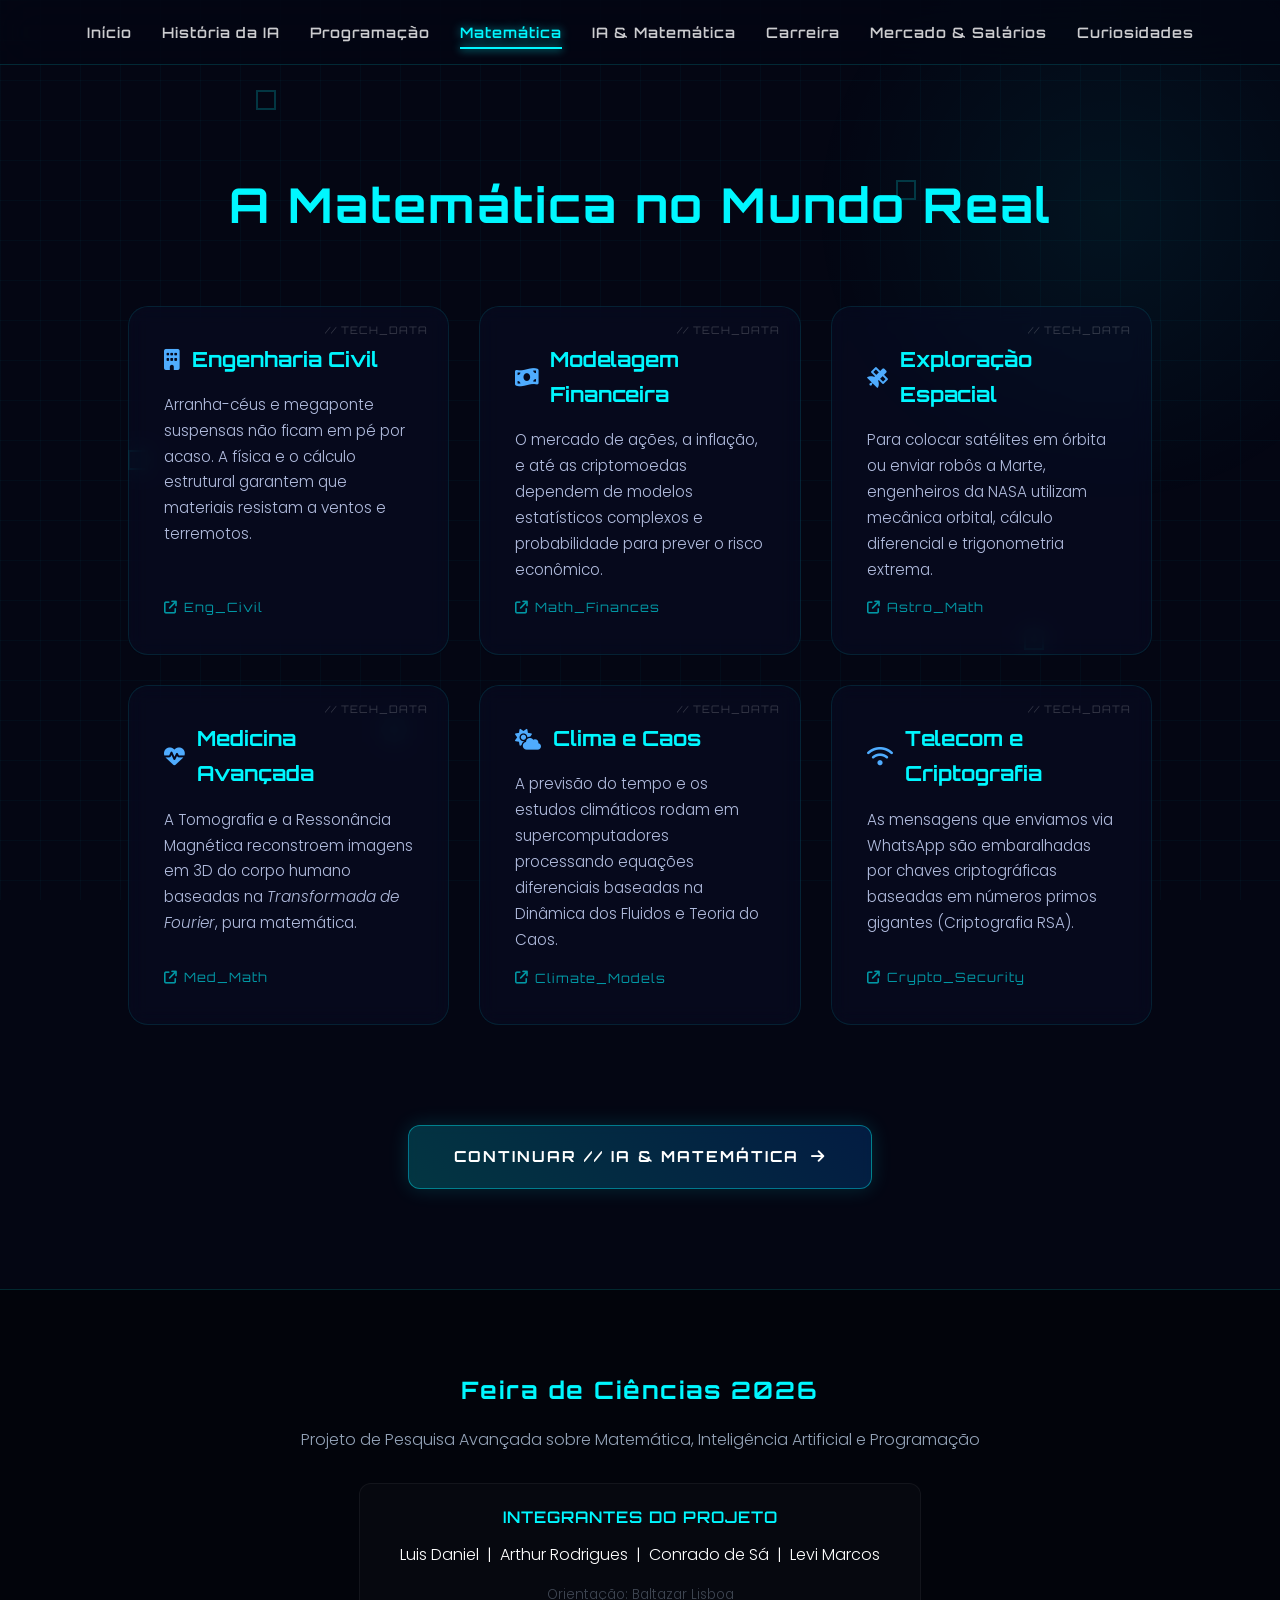
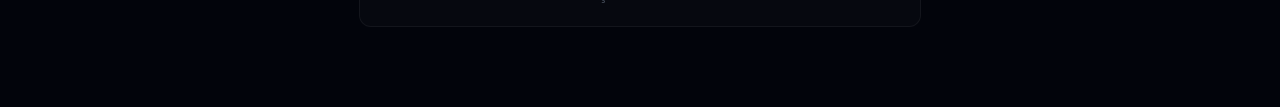
<file: matematica.html>
<!DOCTYPE html>
<html lang="pt-BR">

<head>
    <meta charset="UTF-8">
    <meta name="viewport" content="width=device-width, initial-scale=1.0">
    <meta name="description" content="Aplicações reais da matemática em engenharia, finanças, exploração espacial, medicina, clima, telecomunicações e criptografia.">
    <meta name="author" content="Luis Daniel, Arthur Rodrigues, Conrado de Sá e Levi Marcos">
    <meta name="robots" content="index, follow">
    <meta name="theme-color" content="#00f7ff">

    <meta property="og:title" content="Matemática | Feira de Ciências 2026">
    <meta property="og:description" content="Veja como a matemática aparece em estruturas, finanças, espaço, medicina, clima e segurança digital.">
    <meta property="og:type" content="website">

    <title>Matemática | Feira de Ciências 2026</title>

    <link rel="manifest" href="manifest.json">
    <link rel="icon" type="image/svg+xml" href="assets/favicon.svg">
    <link rel="preconnect" href="https://fonts.googleapis.com">
    <link rel="preconnect" href="https://fonts.gstatic.com" crossorigin>
    <link href="https://fonts.googleapis.com/css2?family=Orbitron:wght@400;600;700;800&family=Poppins:wght@300;400;500;600;700&display=swap" rel="stylesheet">
    <link rel="stylesheet" href="https://cdnjs.cloudflare.com/ajax/libs/font-awesome/6.5.2/css/all.min.css">
    <link rel="stylesheet" href="css/style.css">

    <script src="js/script.js" defer></script>
</head>

<body class="content-page" data-page="matematica">
    <a class="skip-link" href="#conteudo-principal">Pular para o conteúdo</a>

    <div class="bg-animation" aria-hidden="true">
        <div class="cube"></div>
        <div class="cube"></div>
        <div class="cube"></div>
        <div class="cube"></div>
        <div class="cube"></div>
    </div>
    <div class="bg-glow" aria-hidden="true"></div>

    <header>
        <nav aria-label="Navegação principal">
            <a href="index.html" data-page="home">Início</a>
            <a href="ia.html" data-page="ia">História da IA</a>
            <a href="programacao.html" data-page="programacao">Programação</a>
            <a href="matematica.html" data-page="matematica">Matemática</a>
            <a href="ia.html#ia-programacao" data-page="ia-programacao">IA &amp; Matemática</a>
            <a href="carreira.html" data-page="carreira">Carreira</a>
            <a href="mercado.html" data-page="mercado">Mercado &amp; Salários</a>
            <a href="curiosidades.html" data-page="curiosidades">Curiosidades</a>
        </nav>
    </header>

    <main id="conteudo-principal">
        <section id="matematica" class="fade-in" aria-labelledby="titulo-matematica">
            <h1 id="titulo-matematica" class="section-title">A Matemática no Mundo Real</h1>
            <div class="cards">
                <article class="card">
                    <h3><i class="fa-solid fa-building" aria-hidden="true"></i> Engenharia Civil</h3>
                    <p>Arranha-céus e megaponte suspensas não ficam em pé por acaso. A física e o cálculo estrutural garantem que materiais resistam a ventos e terremotos.</p>
                    <a href="https://pt.wikipedia.org/wiki/Engenharia_civil" target="_blank" rel="noopener noreferrer" class="source-link"><i class="fa-solid fa-arrow-up-right-from-square" aria-hidden="true"></i> Eng_Civil</a>
                </article>
                <article class="card">
                    <h3><i class="fa-solid fa-money-bill-wave" aria-hidden="true"></i> Modelagem Financeira</h3>
                    <p>O mercado de ações, a inflação, e até as criptomoedas dependem de modelos estatísticos complexos e probabilidade para prever o risco econômico.</p>
                    <a href="https://pt.wikipedia.org/wiki/Matem%C3%A1tica_financeira" target="_blank" rel="noopener noreferrer" class="source-link"><i class="fa-solid fa-arrow-up-right-from-square" aria-hidden="true"></i> Math_Finances</a>
                </article>
                <article class="card">
                    <h3><i class="fa-solid fa-satellite" aria-hidden="true"></i> Exploração Espacial</h3>
                    <p>Para colocar satélites em órbita ou enviar robôs a Marte, engenheiros da NASA utilizam mecânica orbital, cálculo diferencial e trigonometria extrema.</p>
                    <a href="https://pt.wikipedia.org/wiki/Mec%C3%A2nica_celeste" target="_blank" rel="noopener noreferrer" class="source-link"><i class="fa-solid fa-arrow-up-right-from-square" aria-hidden="true"></i> Astro_Math</a>
                </article>
                <article class="card">
                    <h3><i class="fa-solid fa-heart-pulse" aria-hidden="true"></i> Medicina Avançada</h3>
                    <p>A Tomografia e a Ressonância Magnética reconstroem imagens em 3D do corpo humano baseadas na <em>Transformada de Fourier</em>, pura matemática.</p>
                    <a href="https://pt.wikipedia.org/wiki/Transformada_de_Fourier" target="_blank" rel="noopener noreferrer" class="source-link"><i class="fa-solid fa-arrow-up-right-from-square" aria-hidden="true"></i> Med_Math</a>
                </article>
                <article class="card">
                    <h3><i class="fa-solid fa-cloud-sun" aria-hidden="true"></i> Clima e Caos</h3>
                    <p>A previsão do tempo e os estudos climáticos rodam em supercomputadores processando equações diferenciais baseadas na Dinâmica dos Fluidos e Teoria do Caos.</p>
                    <a href="https://pt.wikipedia.org/wiki/Previs%C3%A3o_num%C3%A9rica_do_tempo" target="_blank" rel="noopener noreferrer" class="source-link"><i class="fa-solid fa-arrow-up-right-from-square" aria-hidden="true"></i> Climate_Models</a>
                </article>
                <article class="card">
                    <h3><i class="fa-solid fa-wifi" aria-hidden="true"></i> Telecom e Criptografia</h3>
                    <p>As mensagens que enviamos via WhatsApp são embaralhadas por chaves criptográficas baseadas em números primos gigantes (Criptografia RSA).</p>
                    <a href="https://pt.wikipedia.org/wiki/Criptografia_assimetrica" target="_blank" rel="noopener noreferrer" class="source-link"><i class="fa-solid fa-arrow-up-right-from-square" aria-hidden="true"></i> Crypto_Security</a>
                </article>
            </div>
        </section>

        <div class="continue-section fade-in">
            <a href="ia.html#ia-programacao" class="hero-btn continue-btn">CONTINUAR // IA &amp; MATEMÁTICA <i class="fa-solid fa-arrow-right" aria-hidden="true"></i></a>
        </div>
    </main>

    <footer>
        <h2>Feira de Ciências 2026</h2>
        <p>Projeto de Pesquisa Avançada sobre Matemática, Inteligência Artificial e Programação</p>

        <div class="integrantes-box">
            <p class="footer-label">INTEGRANTES DO PROJETO</p>
            <p class="footer-names">
                Luis Daniel &nbsp;|&nbsp; <a href="doom.html" aria-label="Abrir DOOM clássico" style="color: inherit; text-decoration: none;">Arthur Rodrigues</a> &nbsp;|&nbsp; Conrado de Sá &nbsp;|&nbsp; Levi Marcos
            </p>
            <p class="footer-guide">
                Orientação: Baltazar Lisboa
            </p>
        </div>
    </footer>
</body>

</html>
</file>
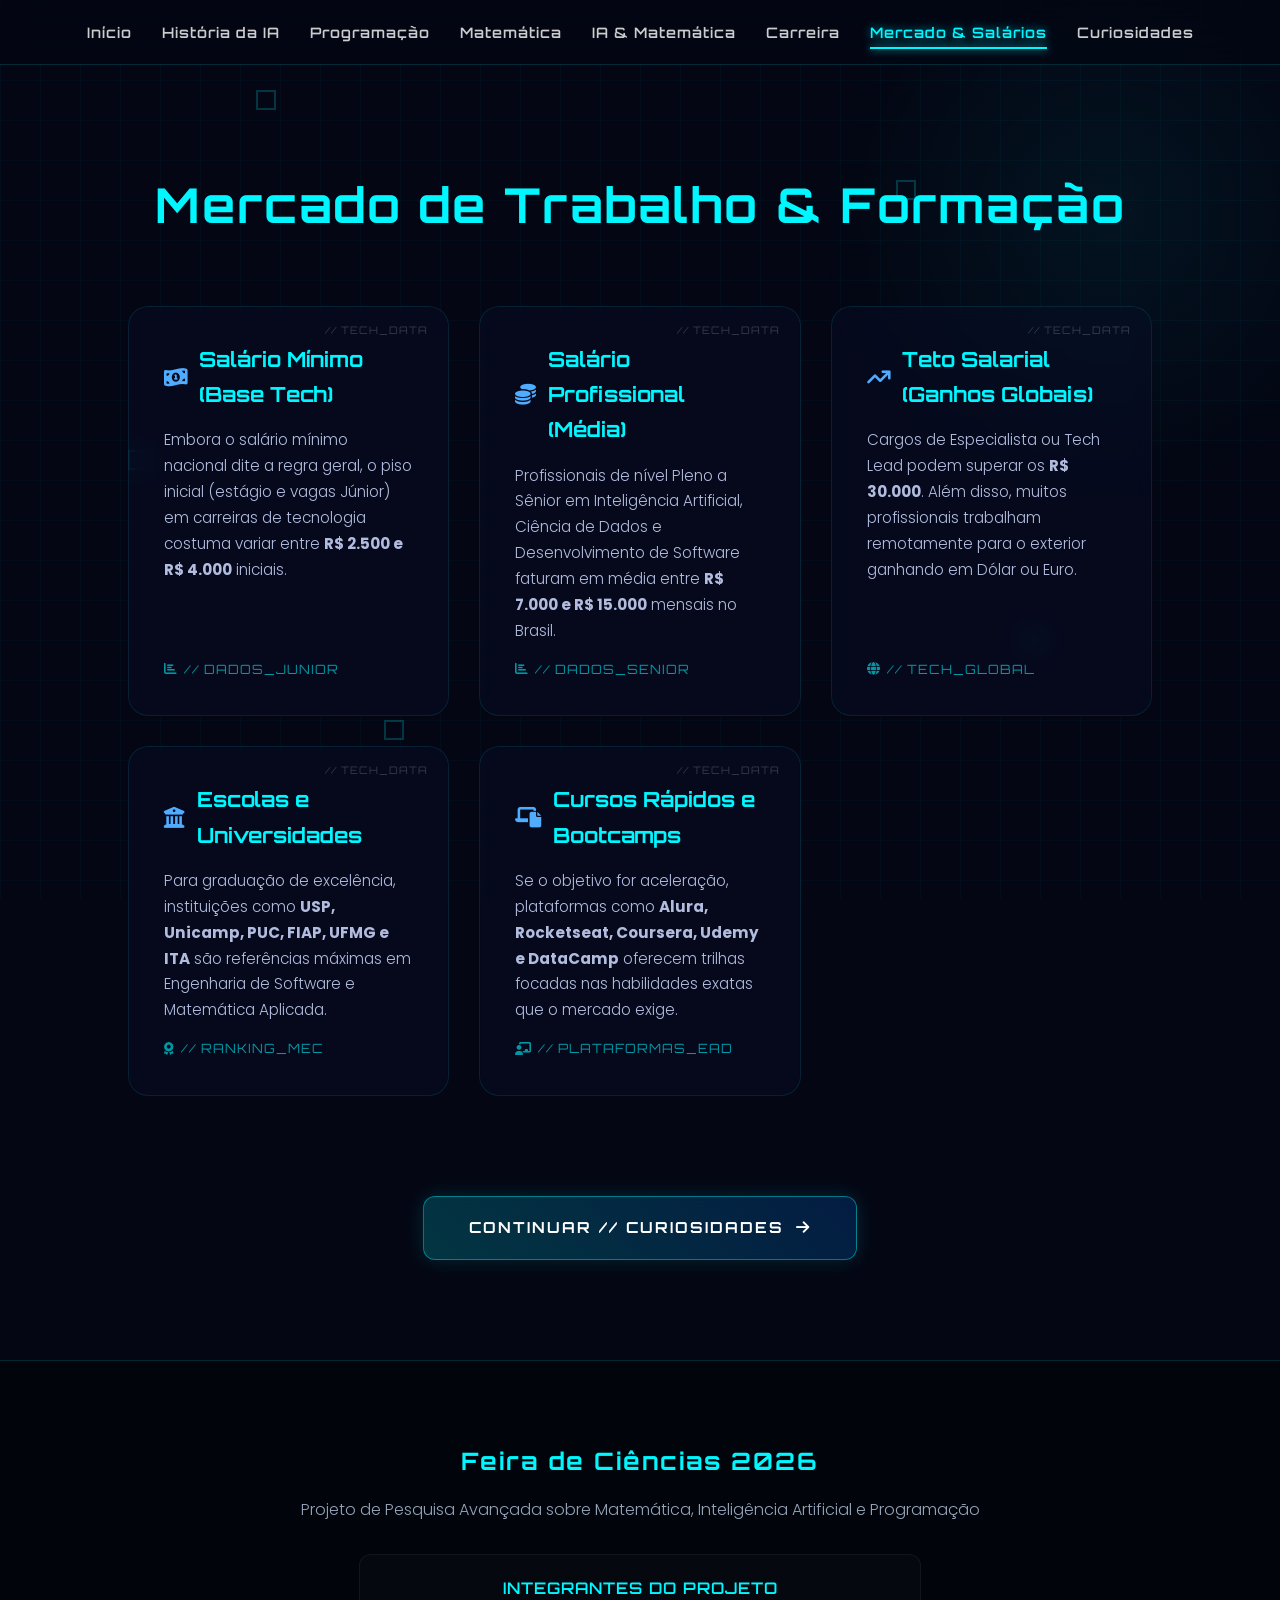
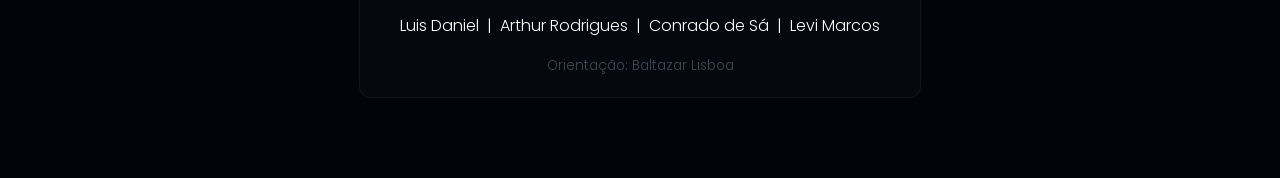
<file: mercado.html>
<!DOCTYPE html>
<html lang="pt-BR">

<head>
    <meta charset="UTF-8">
    <meta name="viewport" content="width=device-width, initial-scale=1.0">
    <meta name="description" content="Mercado de trabalho, salários, formação, universidades e bootcamps para carreiras em tecnologia e inteligência artificial.">
    <meta name="author" content="Luis Daniel, Arthur Rodrigues, Conrado de Sá e Levi Marcos">
    <meta name="robots" content="index, follow">
    <meta name="theme-color" content="#00f7ff">

    <meta property="og:title" content="Mercado e Salários | Feira de Ciências 2026">
    <meta property="og:description" content="Veja faixas salariais, universidades, cursos rápidos e oportunidades globais em tecnologia.">
    <meta property="og:type" content="website">

    <title>Mercado e Salários | Feira de Ciências 2026</title>

    <link rel="manifest" href="manifest.json">
    <link rel="icon" type="image/svg+xml" href="assets/favicon.svg">
    <link rel="preconnect" href="https://fonts.googleapis.com">
    <link rel="preconnect" href="https://fonts.gstatic.com" crossorigin>
    <link href="https://fonts.googleapis.com/css2?family=Orbitron:wght@400;600;700;800&family=Poppins:wght@300;400;500;600;700&display=swap" rel="stylesheet">
    <link rel="stylesheet" href="https://cdnjs.cloudflare.com/ajax/libs/font-awesome/6.5.2/css/all.min.css">
    <link rel="stylesheet" href="css/style.css">

    <script src="js/script.js" defer></script>
</head>

<body class="content-page" data-page="mercado">
    <a class="skip-link" href="#conteudo-principal">Pular para o conteúdo</a>

    <div class="bg-animation" aria-hidden="true">
        <div class="cube"></div>
        <div class="cube"></div>
        <div class="cube"></div>
        <div class="cube"></div>
        <div class="cube"></div>
    </div>
    <div class="bg-glow" aria-hidden="true"></div>

    <header>
        <nav aria-label="Navegação principal">
            <a href="index.html" data-page="home">Início</a>
            <a href="ia.html" data-page="ia">História da IA</a>
            <a href="programacao.html" data-page="programacao">Programação</a>
            <a href="matematica.html" data-page="matematica">Matemática</a>
            <a href="ia.html#ia-programacao" data-page="ia-programacao">IA &amp; Matemática</a>
            <a href="carreira.html" data-page="carreira">Carreira</a>
            <a href="mercado.html" data-page="mercado">Mercado &amp; Salários</a>
            <a href="curiosidades.html" data-page="curiosidades">Curiosidades</a>
        </nav>
    </header>

    <main id="conteudo-principal">
        <section id="mercado" class="fade-in" aria-labelledby="titulo-mercado">
            <h1 id="titulo-mercado" class="section-title">Mercado de Trabalho &amp; Formação</h1>
            <div class="cards">
                <article class="card">
                    <h3><i class="fa-solid fa-money-bill-1-wave" aria-hidden="true"></i> Salário Mínimo (Base Tech)</h3>
                    <p>Embora o salário mínimo nacional dite a regra geral, o piso inicial (estágio e vagas Júnior) em carreiras de tecnologia costuma variar entre <strong>R$ 2.500 e R$ 4.000</strong> iniciais.</p>
                    <a href="https://br.indeed.com/career/desenvolvedor-junior/salaries" target="_blank" rel="noopener noreferrer" class="source-link"><i class="fa-solid fa-chart-bar" aria-hidden="true"></i> // DADOS_JUNIOR</a>
                </article>
                <article class="card">
                    <h3><i class="fa-solid fa-coins" aria-hidden="true"></i> Salário Profissional (Média)</h3>
                    <p>Profissionais de nível Pleno a Sênior em Inteligência Artificial, Ciência de Dados e Desenvolvimento de Software faturam em média entre <strong>R$ 7.000 e R$ 15.000</strong> mensais no Brasil.</p>
                    <a href="https://www.glassdoor.com.br/Sal%C3%A1rios/engenheiro-de-intelig%C3%AAncia-artificial-sal%C3%A1rio-SRCH_KO0,37.htm" target="_blank" rel="noopener noreferrer" class="source-link"><i class="fa-solid fa-chart-bar" aria-hidden="true"></i> // DADOS_SENIOR</a>
                </article>
                <article class="card">
                    <h3><i class="fa-solid fa-arrow-trend-up" aria-hidden="true"></i> Teto Salarial (Ganhos Globais)</h3>
                    <p>Cargos de Especialista ou Tech Lead podem superar os <strong>R$ 30.000</strong>. Além disso, muitos profissionais trabalham remotamente para o exterior ganhando em Dólar ou Euro.</p>
                    <a href="https://forbes.com.br/carreira/" target="_blank" rel="noopener noreferrer" class="source-link"><i class="fa-solid fa-globe" aria-hidden="true"></i> // TECH_GLOBAL</a>
                </article>
                <article class="card">
                    <h3><i class="fa-solid fa-building-columns" aria-hidden="true"></i> Escolas e Universidades</h3>
                    <p>Para graduação de excelência, instituições como <strong>USP, Unicamp, PUC, FIAP, UFMG e ITA</strong> são referências máximas em Engenharia de Software e Matemática Aplicada.</p>
                    <a href="https://ruf.folha.uol.com.br/2023/ranking-de-cursos/computacao/" target="_blank" rel="noopener noreferrer" class="source-link"><i class="fa-solid fa-award" aria-hidden="true"></i> // RANKING_MEC</a>
                </article>
                <article class="card">
                    <h3><i class="fa-solid fa-laptop-file" aria-hidden="true"></i> Cursos Rápidos e Bootcamps</h3>
                    <p>Se o objetivo for aceleração, plataformas como <strong>Alura, Rocketseat, Coursera, Udemy e DataCamp</strong> oferecem trilhas focadas nas habilidades exatas que o mercado exige.</p>
                    <a href="https://www.coursera.org/" target="_blank" rel="noopener noreferrer" class="source-link"><i class="fa-solid fa-chalkboard-user" aria-hidden="true"></i> // PLATAFORMAS_EAD</a>
                </article>
            </div>
        </section>

        <div class="continue-section fade-in">
            <a href="curiosidades.html" class="hero-btn continue-btn">CONTINUAR // CURIOSIDADES <i class="fa-solid fa-arrow-right" aria-hidden="true"></i></a>
        </div>
    </main>

    <footer>
        <h2>Feira de Ciências 2026</h2>
        <p>Projeto de Pesquisa Avançada sobre Matemática, Inteligência Artificial e Programação</p>

        <div class="integrantes-box">
            <p class="footer-label">INTEGRANTES DO PROJETO</p>
            <p class="footer-names">
                Luis Daniel &nbsp;|&nbsp; <a href="doom.html" aria-label="Abrir DOOM clássico" style="color: inherit; text-decoration: none;">Arthur Rodrigues</a> &nbsp;|&nbsp; Conrado de Sá &nbsp;|&nbsp; Levi Marcos
            </p>
            <p class="footer-guide">
                Orientação: Baltazar Lisboa
            </p>
        </div>
    </footer>
</body>

</html>
</file>
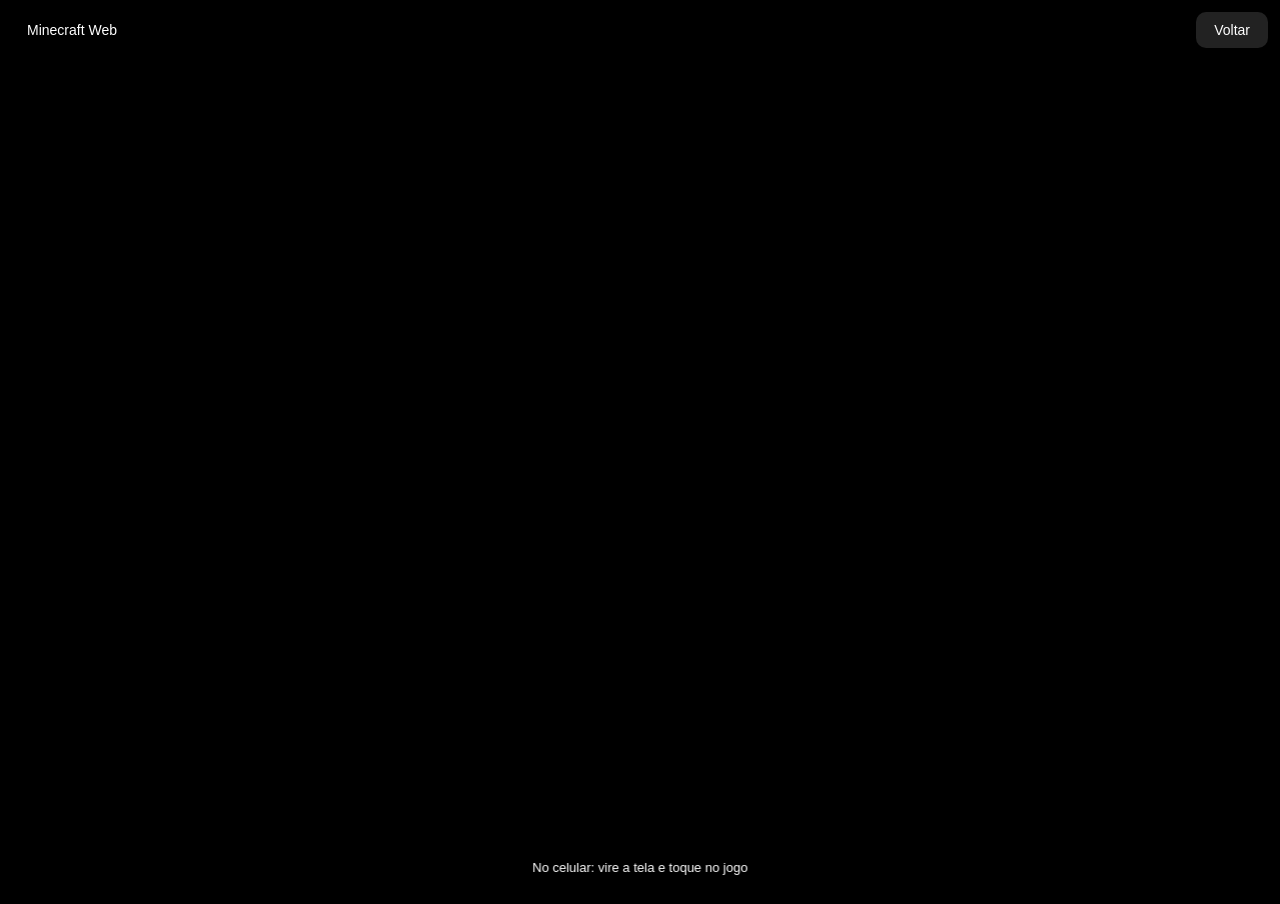
<file: minecraft.html>
<!DOCTYPE html>
<html lang="pt-BR">
<head>
  <meta charset="UTF-8">
  <meta name="viewport" content="width=device-width, initial-scale=1.0">
  <title>Minecraft</title>

  <style>
    *{
      margin:0;
      padding:0;
      box-sizing:border-box;
      touch-action:none;
    }

    body{
      overflow:hidden;
      background:black;
      font-family:Arial, sans-serif;
    }

    iframe{
      width:100vw;
      height:100vh;
      border:none;
    }

    .overlay{
      position:fixed;
      top:12px;
      left:12px;
      z-index:9999;
      background:rgba(0,0,0,0.7);
      color:white;
      padding:10px 15px;
      border-radius:12px;
      font-size:14px;
      backdrop-filter:blur(5px);
    }

    .back{
      position:fixed;
      top:12px;
      right:12px;
      z-index:9999;
      background:#222;
      color:white;
      border:none;
      padding:10px 18px;
      border-radius:10px;
      cursor:pointer;
      font-size:14px;
    }

    .back:hover{
      background:#444;
    }

    .mobile-tip{
      position:fixed;
      bottom:15px;
      left:50%;
      transform:translateX(-50%);
      z-index:9999;
      background:rgba(0,0,0,0.7);
      color:white;
      padding:10px 14px;
      border-radius:12px;
      font-size:13px;
      text-align:center;
      max-width:90%;
      backdrop-filter:blur(5px);
    }
  </style>
</head>
<body>

<div class="overlay">
  Minecraft Web
</div>

<button class="back" onclick="window.location.href='index.html'">
  Voltar
</button>

<div class="mobile-tip">
  No celular: vire a tela e toque no jogo
</div>

<iframe
  src="https://eaglercraft.com/mc/1.8.8/"
  allowfullscreen>
</iframe>

</body>
</html>
</file>
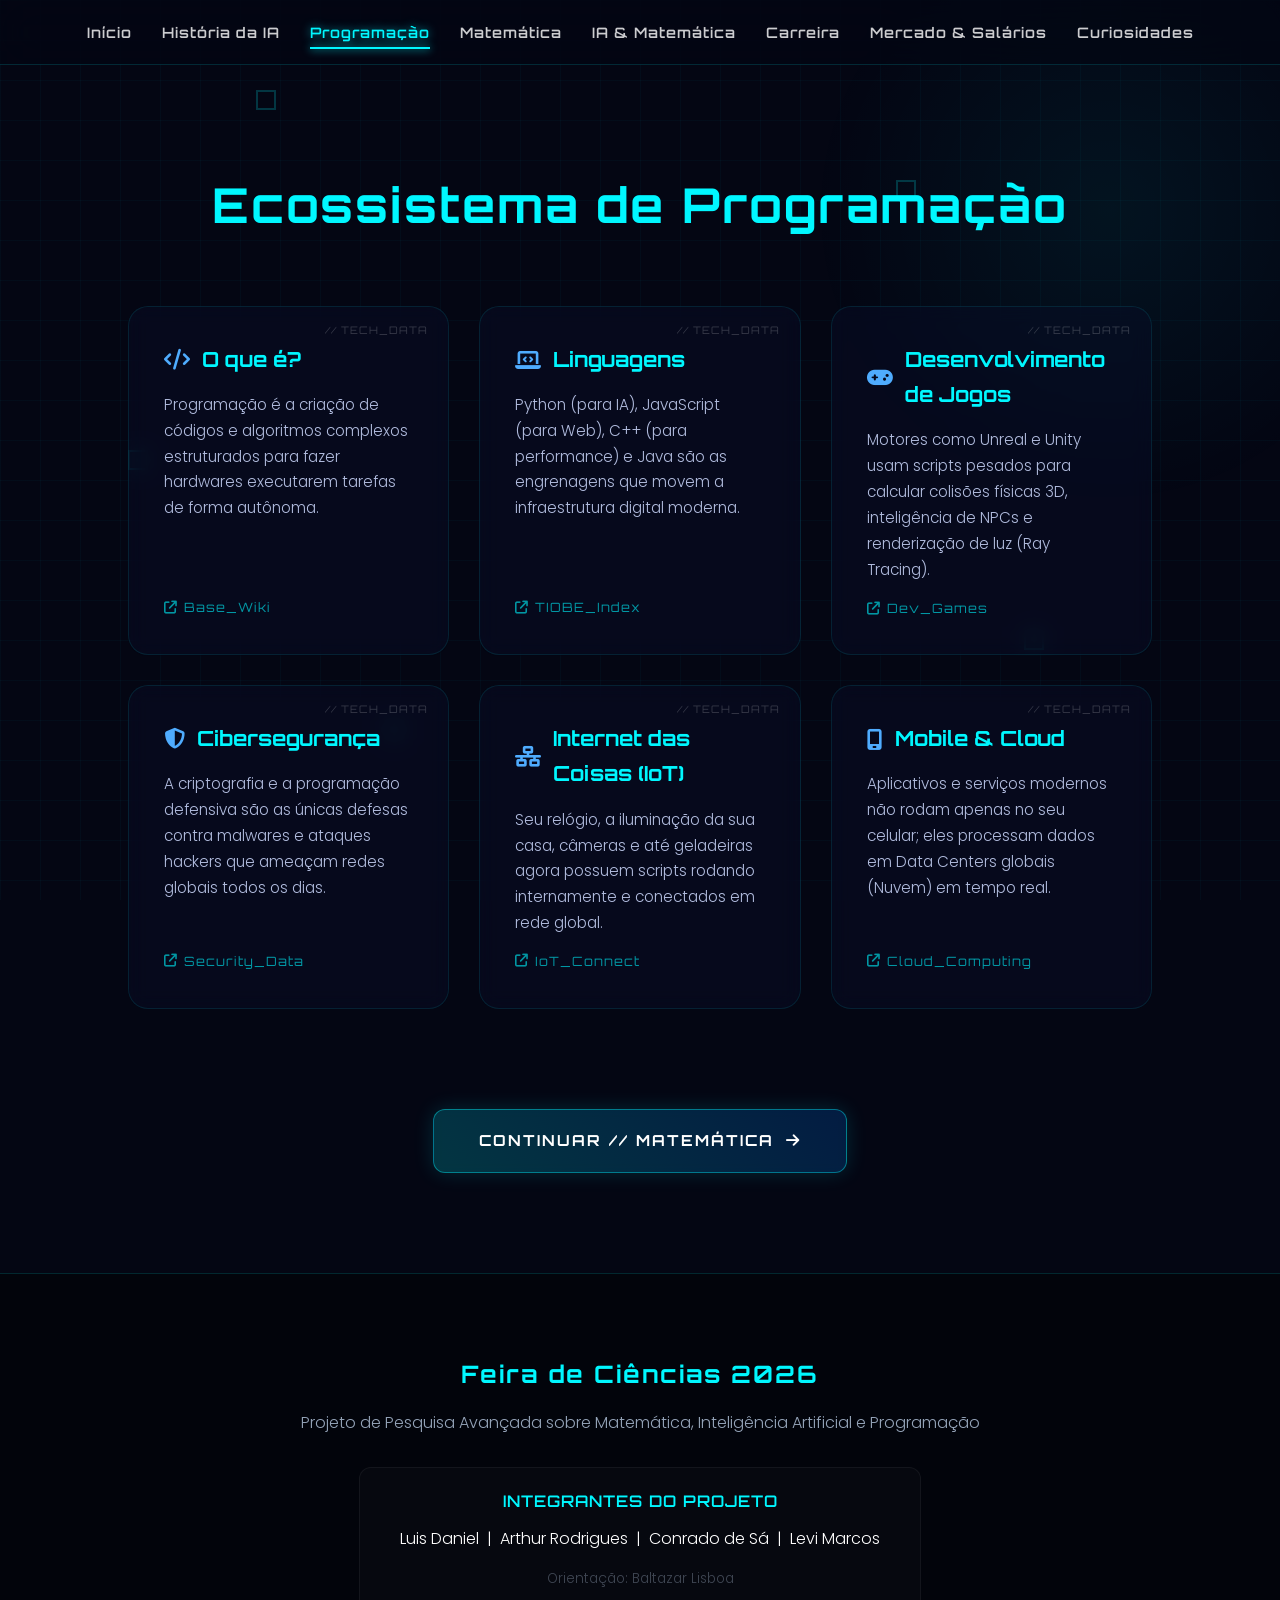
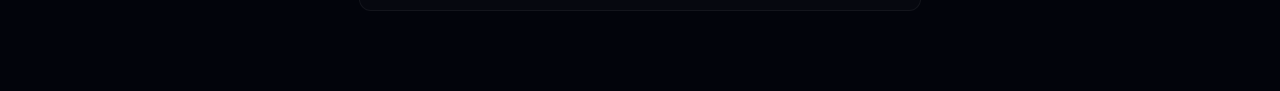
<file: programacao.html>
<!DOCTYPE html>
<html lang="pt-BR">

<head>
    <meta charset="UTF-8">
    <meta name="viewport" content="width=device-width, initial-scale=1.0">
    <meta name="description" content="Página sobre programação, linguagens, jogos, cibersegurança, internet das coisas, mobile e cloud.">
    <meta name="author" content="Luis Daniel, Arthur Rodrigues, Conrado de Sá e Levi Marcos">
    <meta name="robots" content="index, follow">
    <meta name="theme-color" content="#00f7ff">

    <meta property="og:title" content="Programação | Feira de Ciências 2026">
    <meta property="og:description" content="Entenda como a programação move softwares, jogos, nuvem, segurança digital e dispositivos conectados.">
    <meta property="og:type" content="website">

    <title>Programação | Feira de Ciências 2026</title>

    <link rel="manifest" href="manifest.json">
    <link rel="icon" type="image/svg+xml" href="assets/favicon.svg">
    <link rel="preconnect" href="https://fonts.googleapis.com">
    <link rel="preconnect" href="https://fonts.gstatic.com" crossorigin>
    <link href="https://fonts.googleapis.com/css2?family=Orbitron:wght@400;600;700;800&family=Poppins:wght@300;400;500;600;700&display=swap" rel="stylesheet">
    <link rel="stylesheet" href="https://cdnjs.cloudflare.com/ajax/libs/font-awesome/6.5.2/css/all.min.css">
    <link rel="stylesheet" href="css/style.css">

    <script src="js/script.js" defer></script>
</head>

<body class="content-page" data-page="programacao">
    <a class="skip-link" href="#conteudo-principal">Pular para o conteúdo</a>

    <div class="bg-animation" aria-hidden="true">
        <div class="cube"></div>
        <div class="cube"></div>
        <div class="cube"></div>
        <div class="cube"></div>
        <div class="cube"></div>
    </div>
    <div class="bg-glow" aria-hidden="true"></div>

    <header>
        <nav aria-label="Navegação principal">
            <a href="index.html" data-page="home">Início</a>
            <a href="ia.html" data-page="ia">História da IA</a>
            <a href="programacao.html" data-page="programacao">Programação</a>
            <a href="matematica.html" data-page="matematica">Matemática</a>
            <a href="ia.html#ia-programacao" data-page="ia-programacao">IA &amp; Matemática</a>
            <a href="carreira.html" data-page="carreira">Carreira</a>
            <a href="mercado.html" data-page="mercado">Mercado &amp; Salários</a>
            <a href="curiosidades.html" data-page="curiosidades">Curiosidades</a>
        </nav>
    </header>

    <main id="conteudo-principal">
        <section id="programacao" class="fade-in" aria-labelledby="titulo-programacao">
            <h1 id="titulo-programacao" class="section-title">Ecossistema de Programação</h1>
            <div class="cards">
                <article class="card">
                    <h3><i class="fa-solid fa-code" aria-hidden="true"></i> O que é?</h3>
                    <p>Programação é a criação de códigos e algoritmos complexos estruturados para fazer hardwares executarem tarefas de forma autônoma.</p>
                    <a href="https://pt.wikipedia.org/wiki/Programa%C3%A7%C3%A3o_de_computadores" target="_blank" rel="noopener noreferrer" class="source-link"><i class="fa-solid fa-arrow-up-right-from-square" aria-hidden="true"></i> Base_Wiki</a>
                </article>
                <article class="card">
                    <h3><i class="fa-solid fa-laptop-code" aria-hidden="true"></i> Linguagens</h3>
                    <p>Python (para IA), JavaScript (para Web), C++ (para performance) e Java são as engrenagens que movem a infraestrutura digital moderna.</p>
                    <a href="https://www.tiobe.com/tiobe-index/" target="_blank" rel="noopener noreferrer" class="source-link"><i class="fa-solid fa-arrow-up-right-from-square" aria-hidden="true"></i> TIOBE_Index</a>
                </article>
                <article class="card">
                    <h3><i class="fa-solid fa-gamepad" aria-hidden="true"></i> Desenvolvimento de Jogos</h3>
                    <p>Motores como Unreal e Unity usam scripts pesados para calcular colisões físicas 3D, inteligência de NPCs e renderização de luz (Ray Tracing).</p>
                    <a href="https://pt.wikipedia.org/wiki/Desenvolvimento_de_jogos_eletr%C3%B4nicos" target="_blank" rel="noopener noreferrer" class="source-link"><i class="fa-solid fa-arrow-up-right-from-square" aria-hidden="true"></i> Dev_Games</a>
                </article>
                <article class="card">
                    <h3><i class="fa-solid fa-shield-halved" aria-hidden="true"></i> Cibersegurança</h3>
                    <p>A criptografia e a programação defensiva são as únicas defesas contra malwares e ataques hackers que ameaçam redes globais todos os dias.</p>
                    <a href="https://pt.wikipedia.org/wiki/Seguran%C3%A7a_da_informa%C3%A7%C3%A3o" target="_blank" rel="noopener noreferrer" class="source-link"><i class="fa-solid fa-arrow-up-right-from-square" aria-hidden="true"></i> Security_Data</a>
                </article>
                <article class="card">
                    <h3><i class="fa-solid fa-network-wired" aria-hidden="true"></i> Internet das Coisas (IoT)</h3>
                    <p>Seu relógio, a iluminação da sua casa, câmeras e até geladeiras agora possuem scripts rodando internamente e conectados em rede global.</p>
                    <a href="https://pt.wikipedia.org/wiki/Internet_das_coisas" target="_blank" rel="noopener noreferrer" class="source-link"><i class="fa-solid fa-arrow-up-right-from-square" aria-hidden="true"></i> IoT_Connect</a>
                </article>
                <article class="card">
                    <h3><i class="fa-solid fa-mobile-screen" aria-hidden="true"></i> Mobile &amp; Cloud</h3>
                    <p>Aplicativos e serviços modernos não rodam apenas no seu celular; eles processam dados em Data Centers globais (Nuvem) em tempo real.</p>
                    <a href="https://pt.wikipedia.org/wiki/Computa%C3%A7%C3%A3o_em_nuvem" target="_blank" rel="noopener noreferrer" class="source-link"><i class="fa-solid fa-arrow-up-right-from-square" aria-hidden="true"></i> Cloud_Computing</a>
                </article>
            </div>
        </section>

        <div class="continue-section fade-in">
            <a href="matematica.html" class="hero-btn continue-btn">CONTINUAR // MATEMÁTICA <i class="fa-solid fa-arrow-right" aria-hidden="true"></i></a>
        </div>
    </main>

    <footer>
        <h2>Feira de Ciências 2026</h2>
        <p>Projeto de Pesquisa Avançada sobre Matemática, Inteligência Artificial e Programação</p>

        <div class="integrantes-box">
            <p class="footer-label">INTEGRANTES DO PROJETO</p>
            <p class="footer-names">
                Luis Daniel &nbsp;|&nbsp; <a href="doom.html" aria-label="Abrir DOOM clássico" style="color: inherit; text-decoration: none;">Arthur Rodrigues</a> &nbsp;|&nbsp; Conrado de Sá &nbsp;|&nbsp; Levi Marcos
            </p>
            <p class="footer-guide">
                Orientação: Baltazar Lisboa
            </p>
        </div>
    </footer>
</body>

</html>
</file>
<file: css/style.css>
/* ================= UPGRADE: RESPEITO MAXIMO (SCROLLBAR & SELECTION) ================= */

::-webkit-scrollbar {
    width: 8px;
}

::-webkit-scrollbar-track {
    background: #02040f;
}

::-webkit-scrollbar-thumb {
    background: linear-gradient(to bottom, #00f7ff, #4facfe);
    border-radius: 10px;
}

::-webkit-scrollbar-thumb:hover {
    background: #00f7ff;
}

::selection {
    background: rgba(0, 247, 255, 0.3);
    color: #ffffff;
}

/* ================= RESET ================= */

* {
    margin: 0;
    padding: 0;
    box-sizing: border-box;
    scroll-behavior: smooth;
}

body {
    background: #040613;
    color: white;
    font-family: 'Poppins', sans-serif;
    overflow-x: hidden;
    line-height: 1.7;
}

/* ================= ACESSIBILIDADE ================= */

.skip-link {
    position: fixed;
    top: -120px;
    left: 16px;
    z-index: 1200;
    padding: 12px 18px;
    border: 1px solid rgba(0, 247, 255, 0.4);
    border-radius: 10px;
    background: #02040f;
    color: #ffffff;
    font-family: 'Orbitron', sans-serif;
    text-decoration: none;
    transition: 0.3s;
}

.skip-link:focus {
    top: 16px;
}

/* ================= FUNDO INTERATIVO & GRADE CIBERNETICA ================= */

.bg-animation {
    position: fixed;
    width: 100%;
    height: 100%;
    top: 0;
    left: 0;
    z-index: -10;
    overflow: hidden;
    background-image:
        linear-gradient(rgba(0, 247, 255, 0.03) 1px, transparent 1px),
        linear-gradient(90deg, rgba(0, 247, 255, 0.03) 1px, transparent 1px);
    background-size: 40px 40px;
}

.bg-glow {
    position: fixed;
    width: 600px;
    height: 600px;
    background: radial-gradient(circle, rgba(0, 247, 255, 0.06) 0%, transparent 70%);
    top: -10%;
    right: -10%;
    z-index: -9;
    pointer-events: none;
}

.cube {
    position: absolute;
    width: 20px;
    height: 20px;
    border: 2px solid #00f7ff33;
    animation: float 15s linear infinite;
}

.cube:nth-child(1) {
    top: 10%;
    left: 20%;
}

.cube:nth-child(2) {
    top: 70%;
    left: 80%;
    animation-delay: 2s;
}

.cube:nth-child(3) {
    top: 50%;
    left: 10%;
    animation-delay: 4s;
}

.cube:nth-child(4) {
    top: 80%;
    left: 30%;
    animation-delay: 6s;
}

.cube:nth-child(5) {
    top: 20%;
    left: 70%;
    animation-delay: 8s;
}

@keyframes float {
    0% {
        transform: scale(0) rotate(0deg);
        opacity: 0.8;
    }

    100% {
        transform: scale(6) rotate(720deg);
        opacity: 0;
    }
}

/* ================= NAV ================= */

nav {
    width: 100%;
    position: fixed;
    top: 0;
    z-index: 1000;
    display: flex;
    justify-content: center;
    gap: 30px;
    padding: 20px;
    flex-wrap: wrap;
    backdrop-filter: blur(20px);
    -webkit-backdrop-filter: blur(20px);
    background: rgba(4, 6, 19, 0.7);
    border-bottom: 1px solid rgba(0, 247, 255, 0.15);
}

nav a {
    color: rgba(255, 255, 255, 0.8);
    text-decoration: none;
    font-weight: 600;
    transition: 0.3s;
    position: relative;
    font-size: 0.9rem;
    font-family: 'Orbitron', sans-serif;
    letter-spacing: 1px;
}

nav a:hover,
nav a:focus-visible,
nav a.is-active,
nav a[aria-current="page"] {
    color: #00f7ff;
    text-shadow: 0 0 10px rgba(0, 247, 255, 0.6);
}

nav a::after {
    content: '';
    position: absolute;
    left: 0;
    bottom: -5px;
    width: 0%;
    height: 2px;
    background: #00f7ff;
    transition: 0.3s;
    box-shadow: 0 0 8px #00f7ff;
}

nav a:hover::after,
nav a:focus-visible::after,
nav a.is-active::after,
nav a[aria-current="page"]::after {
    width: 100%;
}

/* ================= HERO ================= */

.hero {
    min-height: 100vh;
    display: flex;
    justify-content: center;
    align-items: center;
    flex-direction: column;
    text-align: center;
    padding: 140px 20px 60px;
    position: relative;
}

.hero-tag {
    font-family: 'Orbitron', sans-serif;
    color: #00f7ff;
    font-size: 0.85rem;
    letter-spacing: 4px;
    margin-bottom: 15px;
    border: 1px solid rgba(0, 247, 255, 0.3);
    padding: 4px 12px;
    border-radius: 5px;
    background: rgba(0, 247, 255, 0.05);
}

.hero h1 {
    font-family: 'Orbitron', sans-serif;
    font-size: 5rem;
    line-height: 1.1;
    background: linear-gradient(to right, #00f7ff, #4facfe, #00f7ff);
    -webkit-background-clip: text;
    -webkit-text-fill-color: transparent;
    font-weight: 800;
    letter-spacing: 0;
}

.hero h2 {
    margin-top: 20px;
    font-size: 1.5rem;
    color: #b6c6ff;
    font-weight: 400;
    letter-spacing: 2px;
    font-family: 'Orbitron', sans-serif;
}

.hero p {
    max-width: 750px;
    margin-top: 25px;
    color: #a5b1e1;
    font-size: 1.1rem;
    font-weight: 300;
}

.hero-btn {
    margin-top: 40px;
    padding: 18px 45px;
    border: 1px solid rgba(0, 247, 255, 0.4);
    border-radius: 12px;
    background: linear-gradient(45deg, rgba(0, 247, 255, 0.2), rgba(0, 119, 255, 0.2));
    backdrop-filter: blur(5px);
    color: white;
    font-size: 0.95rem;
    font-family: 'Orbitron', sans-serif;
    font-weight: 700;
    letter-spacing: 2px;
    cursor: pointer;
    transition: 0.4s;
    text-decoration: none;
    box-shadow: 0 0 20px rgba(0, 247, 255, 0.15);
}

.hero-btn:hover,
.hero-btn:focus-visible {
    transform: translateY(-3px);
    background: linear-gradient(45deg, #00f7ff, #0077ff);
    box-shadow: 0 0 35px rgba(0, 247, 255, 0.5);
    color: #000;
}

/* ================= CONTINUIDADE ENTRE PAGINAS ================= */

.continue-section {
    display: flex;
    justify-content: center;
    padding: 0 10% 100px;
}

.continue-btn {
    display: inline-flex;
    align-items: center;
    justify-content: center;
    gap: 12px;
    margin-top: 0;
}

.continue-section--inside {
    padding: 50px 0 0;
}

/* ================= SECOES ================= */

section {
    padding: 100px 10%;
}

.content-page main {
    padding-top: 64px;
}

.section-title {
    font-size: 3rem;
    margin-bottom: 60px;
    text-align: center;
    font-family: 'Orbitron', sans-serif;
    color: #00f7ff;
    letter-spacing: 2px;
    font-weight: 700;
}

/* ================= DECORACAO DE FONTES/LINKS ================= */

.source-link {
    display: inline-flex;
    align-items: center;
    gap: 6px;
    margin-top: auto;
    font-size: 0.8rem;
    color: rgba(0, 247, 255, 0.6);
    text-decoration: none;
    font-family: 'Orbitron', sans-serif;
    letter-spacing: 1px;
    transition: 0.3s;
    padding-top: 15px;
}

.source-link:hover,
.source-link:focus-visible {
    color: #ffffff;
    text-shadow: 0 0 8px #00f7ff;
}

.source-link--block {
    display: flex;
    margin-top: 15px;
}

.inline-source {
    font-size: 0.8rem;
    margin-left: 6px;
    color: #4facfe;
    text-decoration: none;
    font-weight: 600;
}

.inline-source:hover,
.inline-source:focus-visible {
    color: #00f7ff;
}

/* ================= ANIMACOES DE ENTRADA ================= */

.fade-in {
    opacity: 0;
    transform: translateY(30px);
    transition: cubic-bezier(0.2, 0.8, 0.2, 1) 1.2s;
}

.fade-in.show {
    opacity: 1;
    transform: translateY(0);
}

/* ================= PREMIUM CARDS ================= */

.cards {
    display: grid;
    grid-template-columns: repeat(auto-fit, minmax(280px, 1fr));
    gap: 30px;
}

.card {
    background: rgba(10, 15, 41, 0.45);
    border: 1px solid rgba(0, 247, 255, 0.1);
    border-radius: 20px;
    padding: 35px;
    transition: 0.4s cubic-bezier(0.25, 1, 0.5, 1);
    backdrop-filter: blur(10px);
    -webkit-backdrop-filter: blur(10px);
    display: flex;
    flex-direction: column;
    position: relative;
}

.card::before {
    content: '// TECH_DATA';
    position: absolute;
    top: 15px;
    right: 20px;
    font-size: 0.65rem;
    font-family: 'Orbitron', sans-serif;
    color: rgba(255, 255, 255, 0.2);
    letter-spacing: 1px;
}

.card:hover {
    transform: translateY(-8px);
    border-color: rgba(0, 247, 255, 0.5);
    box-shadow: 0 10px 30px rgba(0, 247, 255, 0.15);
    background: rgba(10, 15, 41, 0.7);
}

.card h3 {
    color: #00f7ff;
    margin-bottom: 15px;
    font-size: 1.3rem;
    font-family: 'Orbitron', sans-serif;
    display: flex;
    align-items: center;
    gap: 12px;
}

.card h3 i {
    color: #4facfe;
}

.card p {
    color: #b1bcde;
    font-size: 0.95rem;
    font-weight: 300;
    flex-grow: 1;
}

.career-card::before {
    content: attr(data-step);
    position: absolute;
    top: 12px;
    right: 20px;
    font-size: 1.1rem;
    font-family: 'Orbitron', sans-serif;
    color: rgba(0, 247, 255, 0.2);
    font-weight: 800;
}

/* ================= TIMELINE PREMIUM ================= */

.timeline {
    position: relative;
    margin-top: 50px;
}

.timeline::before {
    content: '';
    position: absolute;
    left: 50%;
    width: 2px;
    height: 100%;
    background: linear-gradient(to bottom, #00f7ff, #0077ff, transparent);
    transform: translateX(-50%);
}

.timeline-item {
    width: 50%;
    padding: 25px 40px;
    position: relative;
}

.timeline-item:nth-child(odd) {
    left: 0;
    text-align: right;
}

.timeline-item:nth-child(even) {
    left: 50%;
}

.timeline-item::after {
    content: '';
    position: absolute;
    width: 12px;
    height: 12px;
    background: #00f7ff;
    border: 3px solid #040613;
    border-radius: 50%;
    top: 38px;
    z-index: 5;
    box-shadow: 0 0 10px #00f7ff;
}

.timeline-item:nth-child(odd)::after {
    right: -6px;
}

.timeline-item:nth-child(even)::after {
    left: -6px;
}

.timeline-content {
    background: rgba(10, 15, 41, 0.45);
    padding: 25px;
    border-radius: 18px;
    border: 1px solid rgba(0, 247, 255, 0.1);
    backdrop-filter: blur(10px);
    transition: 0.3s;
}

.timeline-content:hover {
    border-color: #00f7ff;
    box-shadow: 0 0 20px rgba(0, 247, 255, 0.1);
}

.timeline-content h2,
.timeline-content h3 {
    color: #00f7ff;
    margin-bottom: 10px;
    font-family: 'Orbitron', sans-serif;
    font-size: 1.4rem;
}

.timeline-content p {
    color: #b1bcde;
    font-weight: 300;
}

/* ================= BOX DE DESTAQUE FUTURISTA ================= */

.fact-box {
    margin-top: 50px;
    background: linear-gradient(135deg, rgba(6, 17, 46, 0.7), rgba(4, 30, 63, 0.7));
    padding: 35px;
    border: 1px solid rgba(0, 247, 255, 0.2);
    border-left: 5px solid #00f7ff;
    border-radius: 16px;
    font-size: 1.05rem;
    color: #cbd5e1;
    font-weight: 300;
    box-shadow: 0 10px 30px rgba(0, 0, 0, 0.3);
}

.fact-box p {
    margin-bottom: 15px;
    display: flex;
    align-items: center;
    flex-wrap: wrap;
}

/* ================= FOOTER MATRIZ ================= */

footer {
    text-align: center;
    padding: 80px 20px;
    background: #02040b;
    border-top: 1px solid rgba(0, 247, 255, 0.15);
    position: relative;
}

footer h2 {
    color: #00f7ff;
    margin-bottom: 15px;
    font-family: 'Orbitron', sans-serif;
    letter-spacing: 2px;
}

footer p {
    color: #94a3b8;
    font-weight: 300;
}

.integrantes-box {
    margin-top: 30px;
    display: inline-block;
    padding: 20px 40px;
    background: rgba(255, 255, 255, 0.02);
    border-radius: 12px;
    border: 1px solid rgba(255, 255, 255, 0.05);
}

.footer-label {
    color: #00f7ff;
    font-weight: 600;
    font-family: 'Orbitron', sans-serif;
    margin-bottom: 10px;
    letter-spacing: 1px;
}

.footer-names {
    color: #ffffff;
}

.footer-guide {
    opacity: 0.4;
    font-size: 0.85rem;
    margin-top: 15px;
}

/* ================= RESPONSIVO ================= */

@media (max-width: 900px) {
    .hero h1 {
        font-size: 3.2rem;
    }

    .section-title {
        font-size: 2.4rem;
    }

    .timeline::before {
        left: 20px;
    }

    .timeline-item {
        width: 100%;
        left: 0 !important;
        text-align: left !important;
        padding-left: 45px;
        padding-right: 10px;
        margin-bottom: 30px;
    }

    .timeline-item:nth-child(odd)::after,
    .timeline-item:nth-child(even)::after {
        left: 14px;
    }
}

@media (max-width: 600px) {
    .hero h1 {
        font-size: 2.4rem;
    }

    .section-title {
        font-size: 2rem;
    }

    nav {
        gap: 12px;
        padding: 15px 5px;
    }

    nav a {
        font-size: 0.75rem;
    }
}

/* ================= GAME HUB ================= */

.game-hub {
    margin: 80px auto;
    padding: 50px 30px;
    max-width: 700px;
    text-align: center;

    background: rgba(10, 15, 41, 0.45);
    border: 1px solid rgba(0, 247, 255, 0.15);
    border-radius: 20px;

    backdrop-filter: blur(12px);
    -webkit-backdrop-filter: blur(12px);

    box-shadow: 0 10px 40px rgba(0, 247, 255, 0.08);
    transition: 0.3s ease;
}

.game-hub:hover {
    transform: translateY(-5px);
    border-color: rgba(0, 247, 255, 0.4);
    box-shadow: 0 15px 60px rgba(0, 247, 255, 0.15);
}

.game-hub h2 {
    font-family: 'Orbitron', sans-serif;
    font-size: 2rem;
    color: #00f7ff;
    margin-bottom: 10px;
    letter-spacing: 2px;
}

.game-hub p {
    color: #a5b1e1;
    margin-bottom: 25px;
    font-weight: 300;
}

.hub-btn {
    display: inline-block;
    padding: 16px 35px;
    background: linear-gradient(45deg, rgba(0, 247, 255, 0.2), rgba(0, 119, 255, 0.2));
    border: 1px solid rgba(0, 247, 255, 0.4);
    border-radius: 12px;

    color: white;
    text-decoration: none;
    font-family: 'Orbitron', sans-serif;
    font-weight: 700;
    letter-spacing: 1px;

    transition: 0.3s;
    box-shadow: 0 0 20px rgba(0, 247, 255, 0.1);
}

.hub-btn:hover {
    transform: scale(1.05);
    background: linear-gradient(45deg, #00f7ff, #0077ff);
    color: #000;
    box-shadow: 0 0 35px rgba(0, 247, 255, 0.5);
}
</file>
<file: css/doom.css>
html,
body {
    width: 100%;
    height: 100%;
    margin: 0;
    overflow: hidden;
    background: #000000;
    touch-action: none;
    overscroll-behavior: none;
}

body {
    position: fixed;
    inset: 0;
    color: #ffffff;
    font-family: Arial, Helvetica, sans-serif;
}

button {
    font: inherit;
    -webkit-tap-highlight-color: transparent;
}

.doom-shell {
    position: fixed;
    inset: 0;
    width: 100vw;
    height: 100vh;
    height: 100dvh;
    overflow: hidden;
    background: #000000;
}

.doom-screen,
.doom-screen > * {
    width: 100%;
    height: 100%;
}

.doom-status {
    position: fixed;
    left: 50%;
    top: 50%;
    z-index: 5;
    margin: 0;
    padding: 10px 14px;
    transform: translate(-50%, -50%);
    border: 1px solid rgba(255, 255, 255, 0.2);
    background: rgba(0, 0, 0, 0.72);
    color: #ffffff;
    font-size: 0.875rem;
    letter-spacing: 0.08em;
    text-transform: uppercase;
}

.doom-status.is-hidden {
    display: none;
}

.doom-back {
    position: fixed;
    top: max(12px, env(safe-area-inset-top));
    right: max(12px, env(safe-area-inset-right));
    z-index: 30;
    display: grid;
    width: 42px;
    height: 42px;
    place-items: center;
    border: 1px solid rgba(255, 255, 255, 0.22);
    border-radius: 50%;
    background: rgba(0, 0, 0, 0.62);
    color: #ffffff;
    font-size: 1.7rem;
    line-height: 1;
    cursor: pointer;
}

.doom-start {
    position: fixed;
    inset: 0;
    z-index: 25;
    display: grid;
    place-items: center;
    background: rgba(0, 0, 0, 0.72);
}

.doom-start[hidden] {
    display: none;
}

.doom-start-button {
    min-width: 132px;
    min-height: 56px;
    border: 2px solid #d9361c;
    border-radius: 6px;
    background: #7b1111;
    color: #ffffff;
    font-weight: 800;
    letter-spacing: 0.12em;
    cursor: pointer;
    box-shadow: 0 0 24px rgba(217, 54, 28, 0.45);
}

.doom-touch-controls {
    position: fixed;
    inset: 0;
    z-index: 20;
    display: none;
    pointer-events: none;
}

.doom-stick,
.doom-actions,
.doom-action {
    pointer-events: auto;
}

.doom-stick {
    position: absolute;
    left: max(18px, env(safe-area-inset-left));
    bottom: max(18px, env(safe-area-inset-bottom));
    width: clamp(108px, 24vw, 158px);
    aspect-ratio: 1;
    touch-action: none;
}

.doom-stick-track {
    position: relative;
    width: 100%;
    height: 100%;
    border: 2px solid rgba(255, 255, 255, 0.32);
    border-radius: 50%;
    background: rgba(0, 0, 0, 0.34);
}

.doom-stick-thumb {
    position: absolute;
    left: 50%;
    top: 50%;
    width: 42%;
    aspect-ratio: 1;
    border-radius: 50%;
    background: rgba(255, 255, 255, 0.74);
    transform: translate(-50%, -50%);
    box-shadow: 0 0 20px rgba(255, 255, 255, 0.24);
}

.doom-actions {
    position: absolute;
    right: max(18px, env(safe-area-inset-right));
    bottom: max(18px, env(safe-area-inset-bottom));
    display: grid;
    grid-template-columns: repeat(2, clamp(58px, 13vw, 76px));
    gap: 12px;
    align-items: end;
}

.doom-action {
    width: clamp(58px, 13vw, 76px);
    aspect-ratio: 1;
    border: 2px solid rgba(255, 255, 255, 0.25);
    border-radius: 50%;
    background: rgba(0, 0, 0, 0.46);
    color: #ffffff;
    font-size: clamp(0.72rem, 1.8vw, 0.9rem);
    font-weight: 800;
    letter-spacing: 0.04em;
    touch-action: none;
}

.doom-action--fire {
    grid-row: span 2;
    width: clamp(82px, 18vw, 108px);
    background: rgba(154, 14, 14, 0.76);
    border-color: rgba(255, 80, 54, 0.78);
}

.doom-action.is-active,
.doom-back:active,
.doom-start-button:active {
    transform: scale(0.96);
}

@media (pointer: coarse) {
    .doom-touch-controls {
        display: block;
    }

    .doom-back {
        width: 38px;
        height: 38px;
        font-size: 1.45rem;
    }
}

@media (pointer: coarse) and (orientation: portrait) {
    .doom-shell {
        width: 100vh;
        height: 100vw;
        transform: rotate(90deg) translateY(-100%);
        transform-origin: top left;
    }
}
</file>
